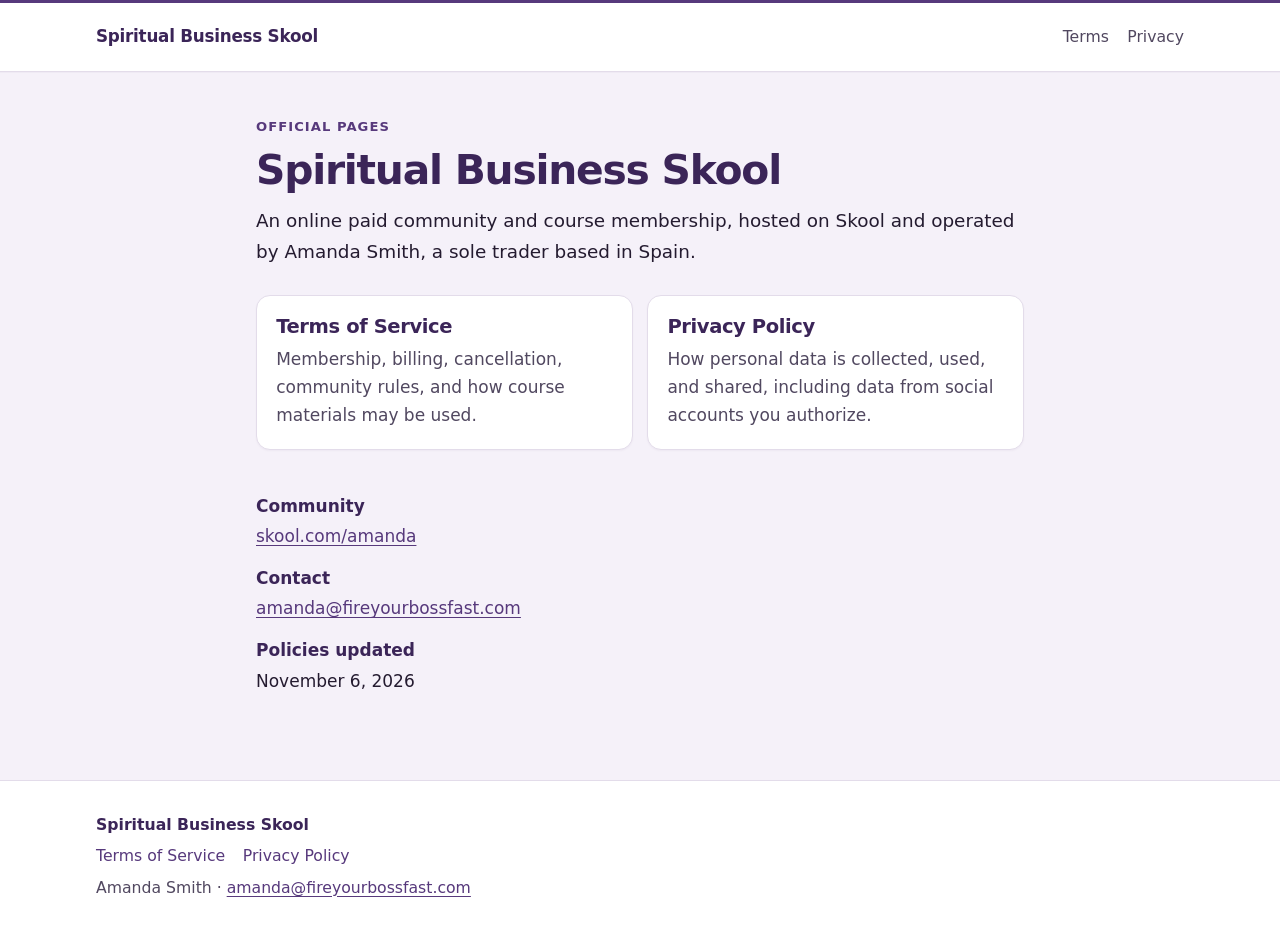
<file: index.html>
<!DOCTYPE html>
<html lang="en">
<head>
  <meta charset="utf-8">
  <meta name="viewport" content="width=device-width, initial-scale=1">
  <meta name="description" content="Terms of Service and Privacy Policy for Spiritual Business Skool, an online membership operated by Amanda Smith.">
  <meta name="theme-color" content="#3b2558">
  <title>Spiritual Business Skool</title>
  <link rel="stylesheet" href="css/styles.css">
</head>
<body>
  <a class="skip" href="#content">Skip to content</a>
  <header class="site-header">
    <div class="header-inner">
      <a class="brand" href="index.html">Spiritual Business Skool</a>
      <nav class="nav" aria-label="Primary">
        <a href="terms-of-service.html">Terms</a>
        <a href="privacy-policy.html">Privacy</a>
      </nav>
    </div>
  </header>

  <main id="content" class="wrap home">
    <p class="eyebrow">Official pages</p>
    <h1>Spiritual Business Skool</h1>
    <p class="lede">An online paid community and course membership, hosted on Skool and operated by Amanda Smith, a sole trader based in Spain.</p>

    <div class="cards">
      <a class="card" href="terms-of-service.html">
        <h2>Terms of Service</h2>
        <p>Membership, billing, cancellation, community rules, and how course materials may be used.</p>
      </a>
      <a class="card" href="privacy-policy.html">
        <h2>Privacy Policy</h2>
        <p>How personal data is collected, used, and shared, including data from social accounts you authorize.</p>
      </a>
    </div>

    <dl class="facts">
      <dt>Community</dt>
      <dd><a href="https://www.skool.com/amanda">skool.com/amanda</a></dd>
      <dt>Contact</dt>
      <dd><a href="mailto:amanda@fireyourbossfast.com">amanda@fireyourbossfast.com</a></dd>
      <dt>Policies updated</dt>
      <dd><time datetime="2026-11-06">November 6, 2026</time></dd>
    </dl>
  </main>

  <footer class="site-footer">
    <div class="footer-inner">
      <p class="footer-brand">Spiritual Business Skool</p>
      <nav class="footer-nav" aria-label="Footer">
        <a href="terms-of-service.html">Terms of Service</a>
        <a href="privacy-policy.html">Privacy Policy</a>
      </nav>
      <p>Amanda Smith · <a href="mailto:amanda@fireyourbossfast.com">amanda@fireyourbossfast.com</a></p>
    </div>
  </footer>
</body>
</html>
</file>
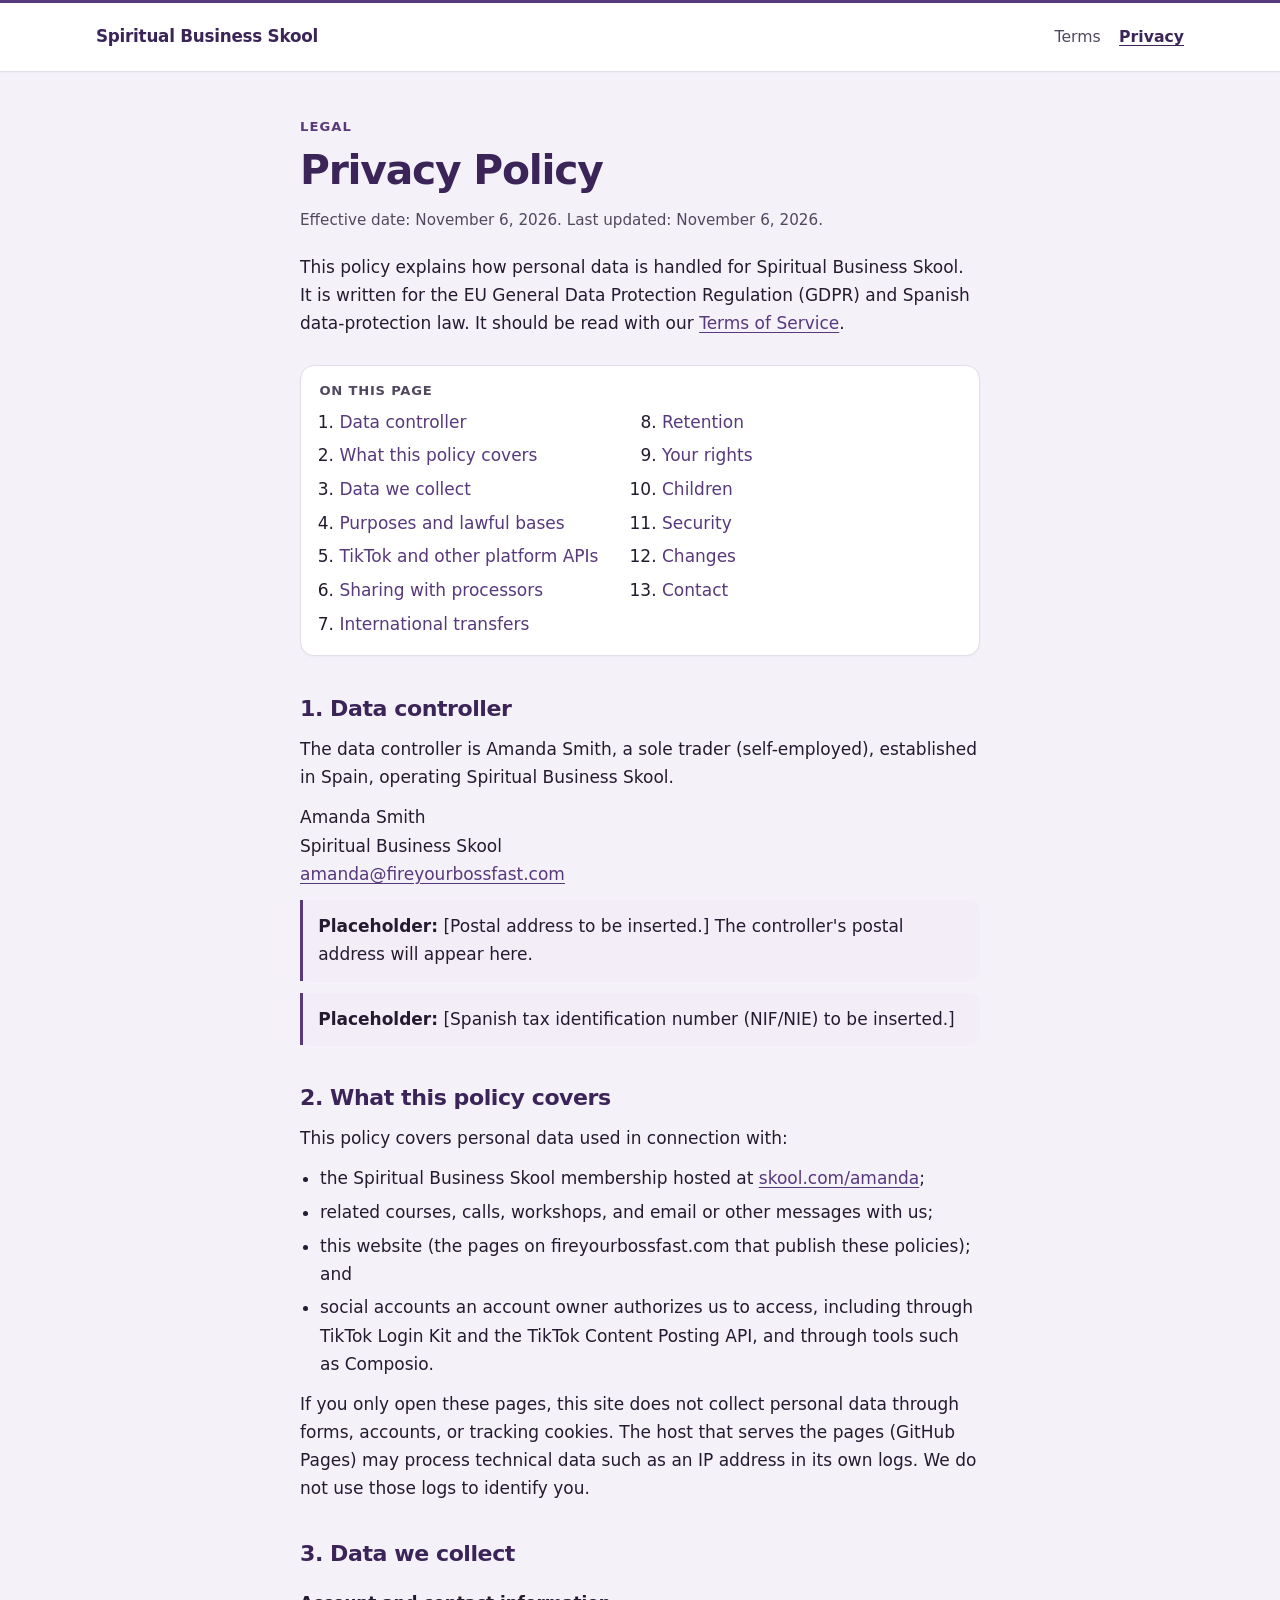
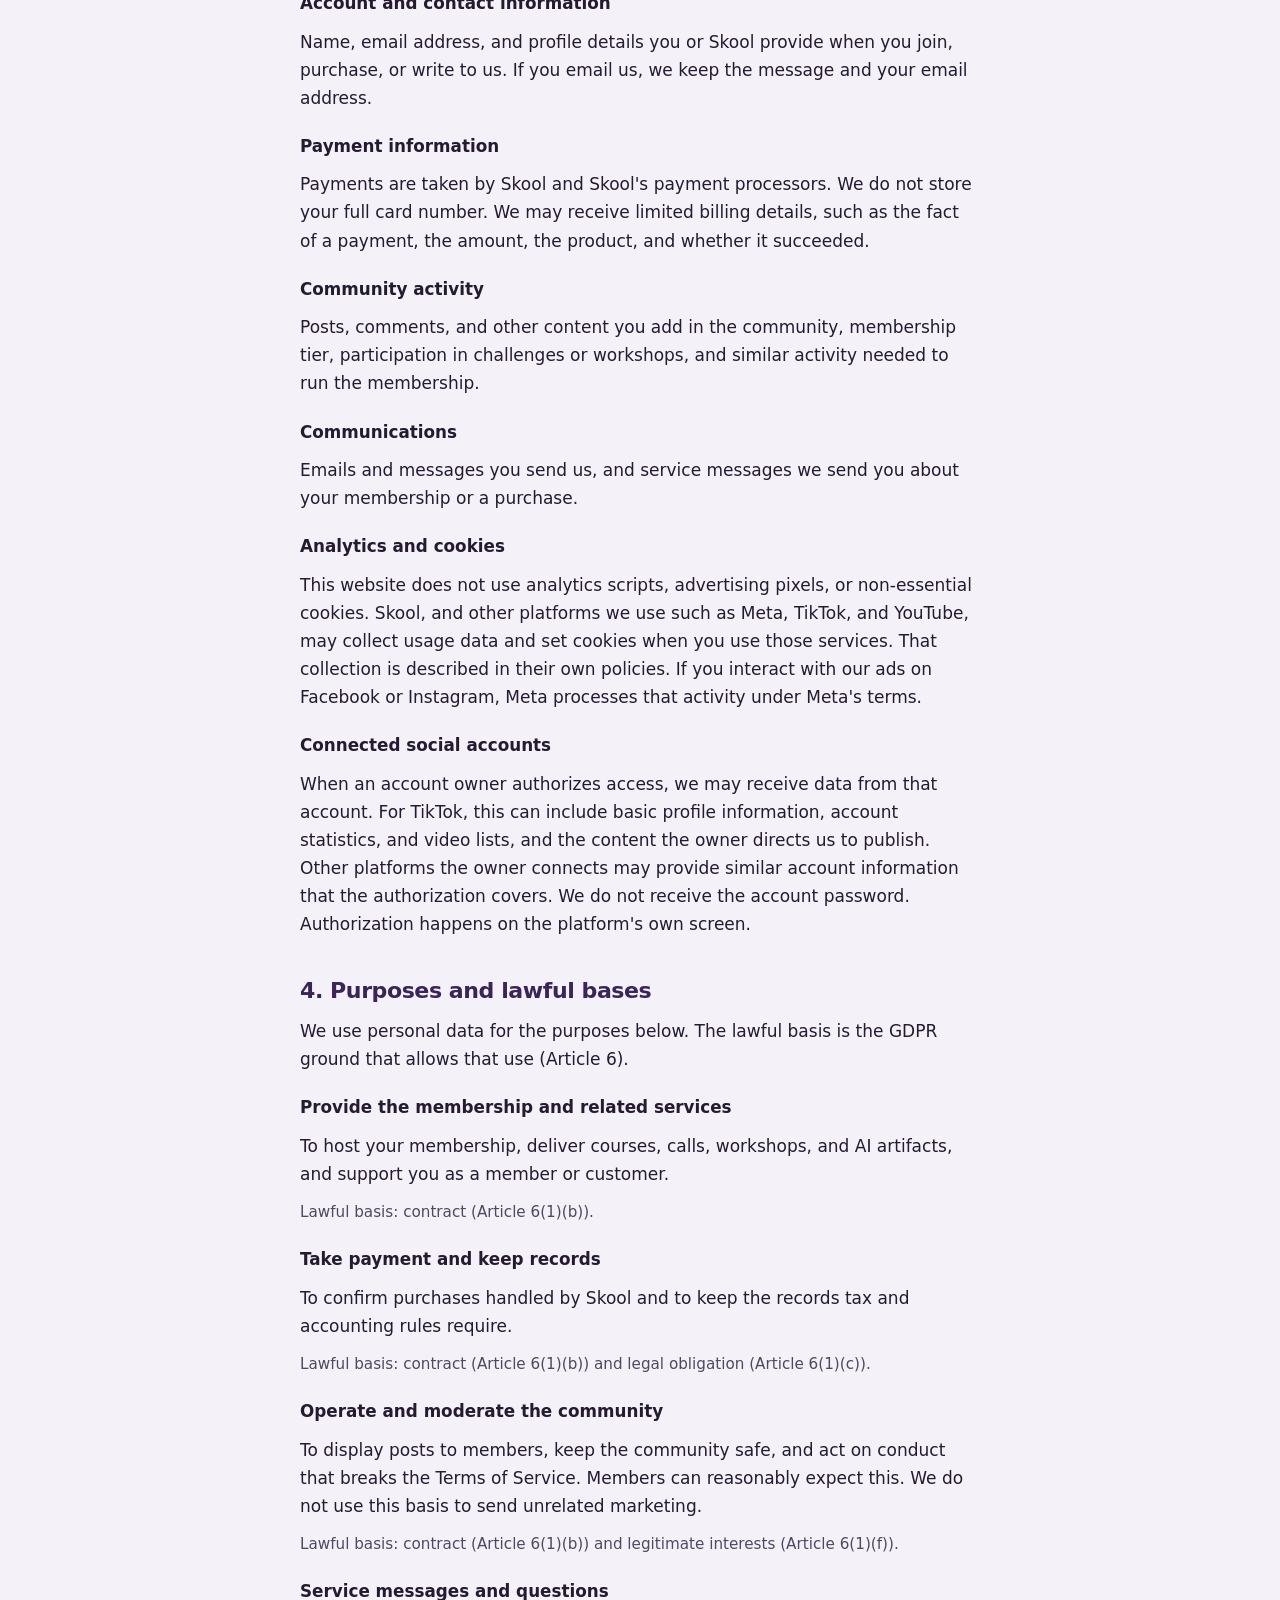
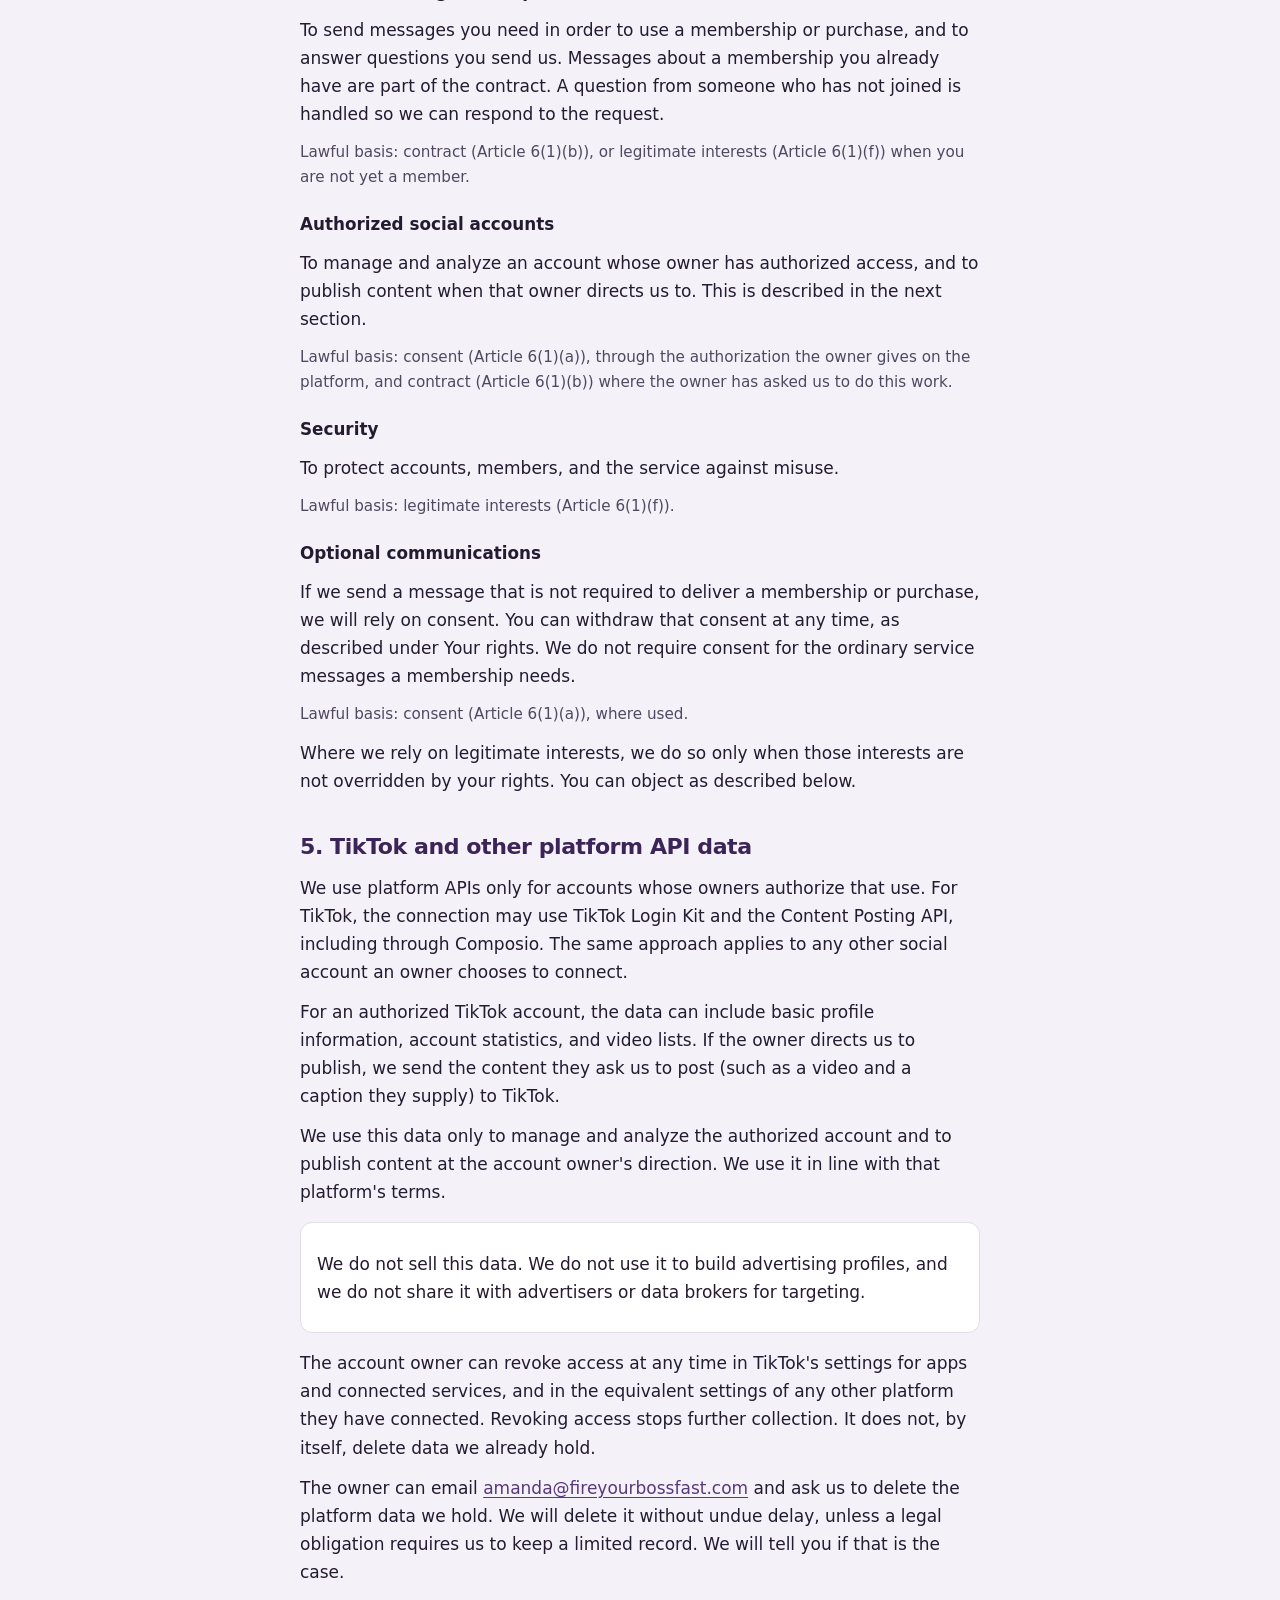
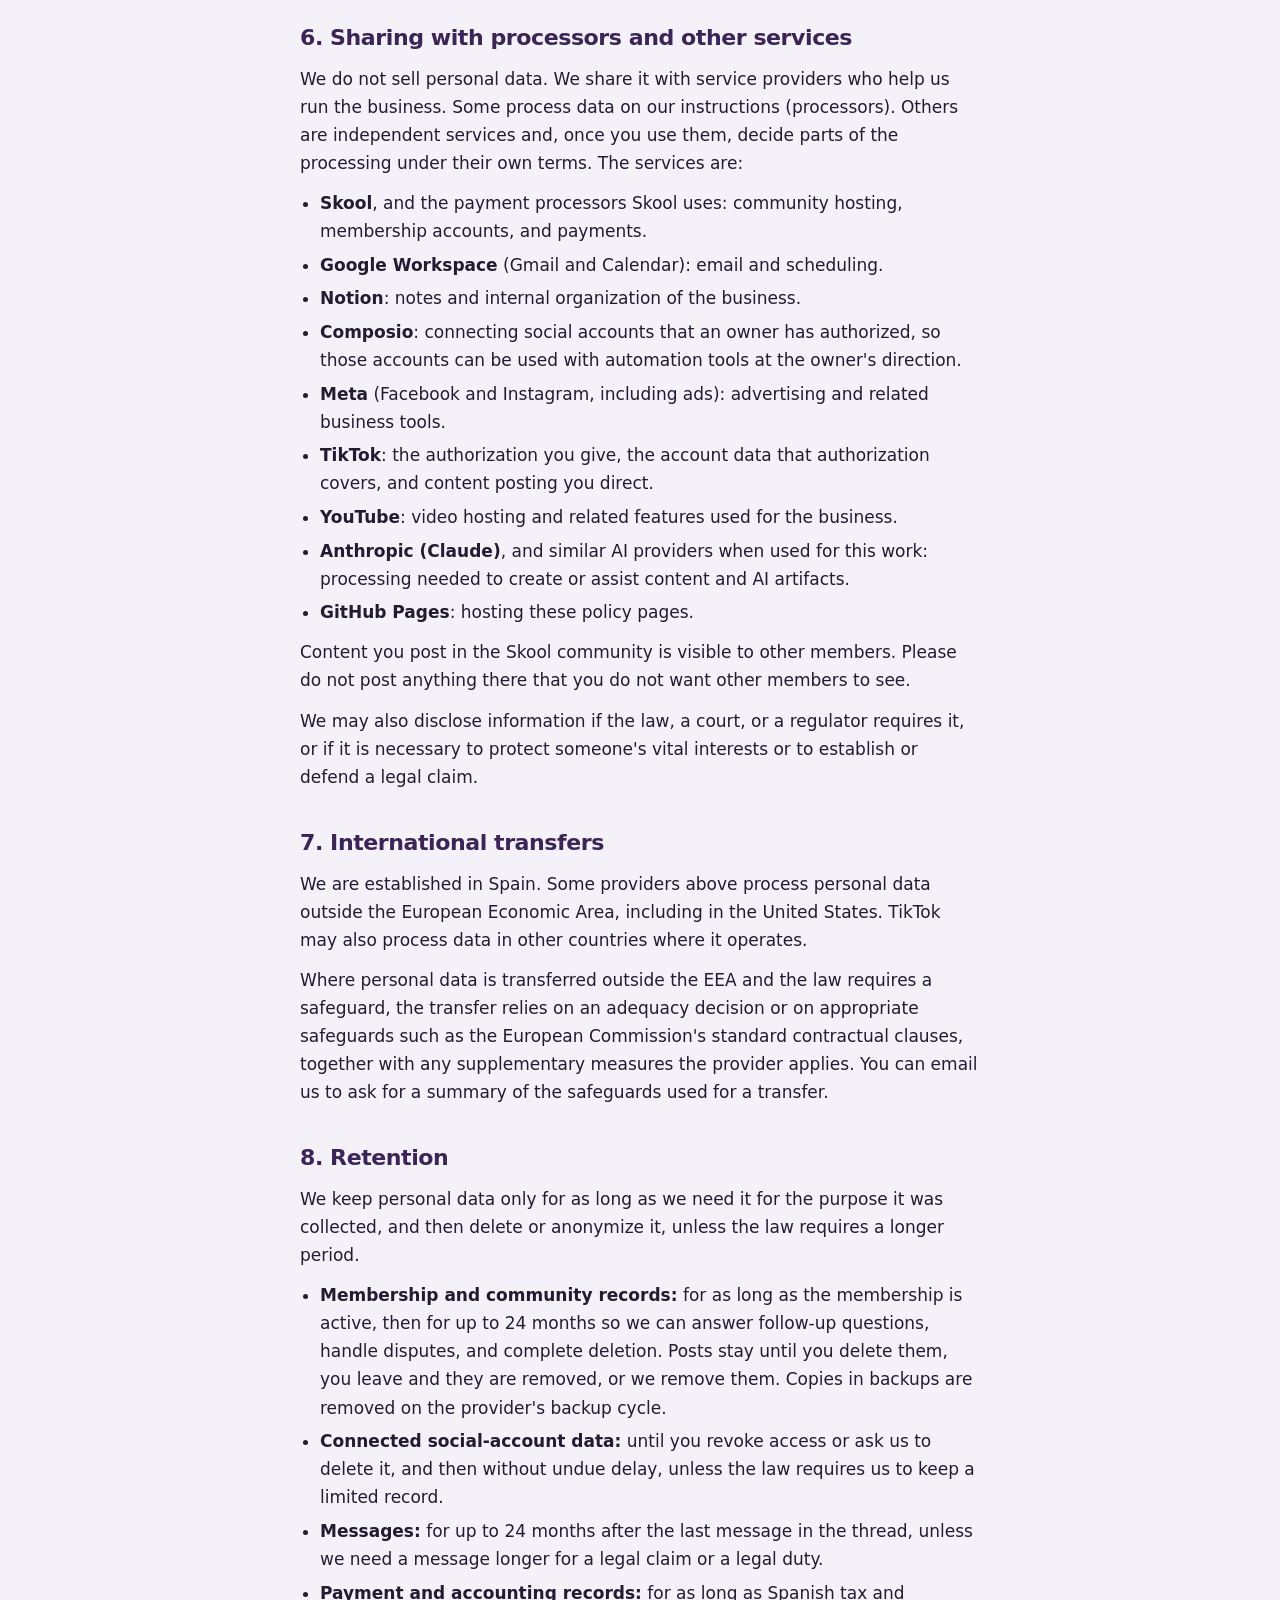
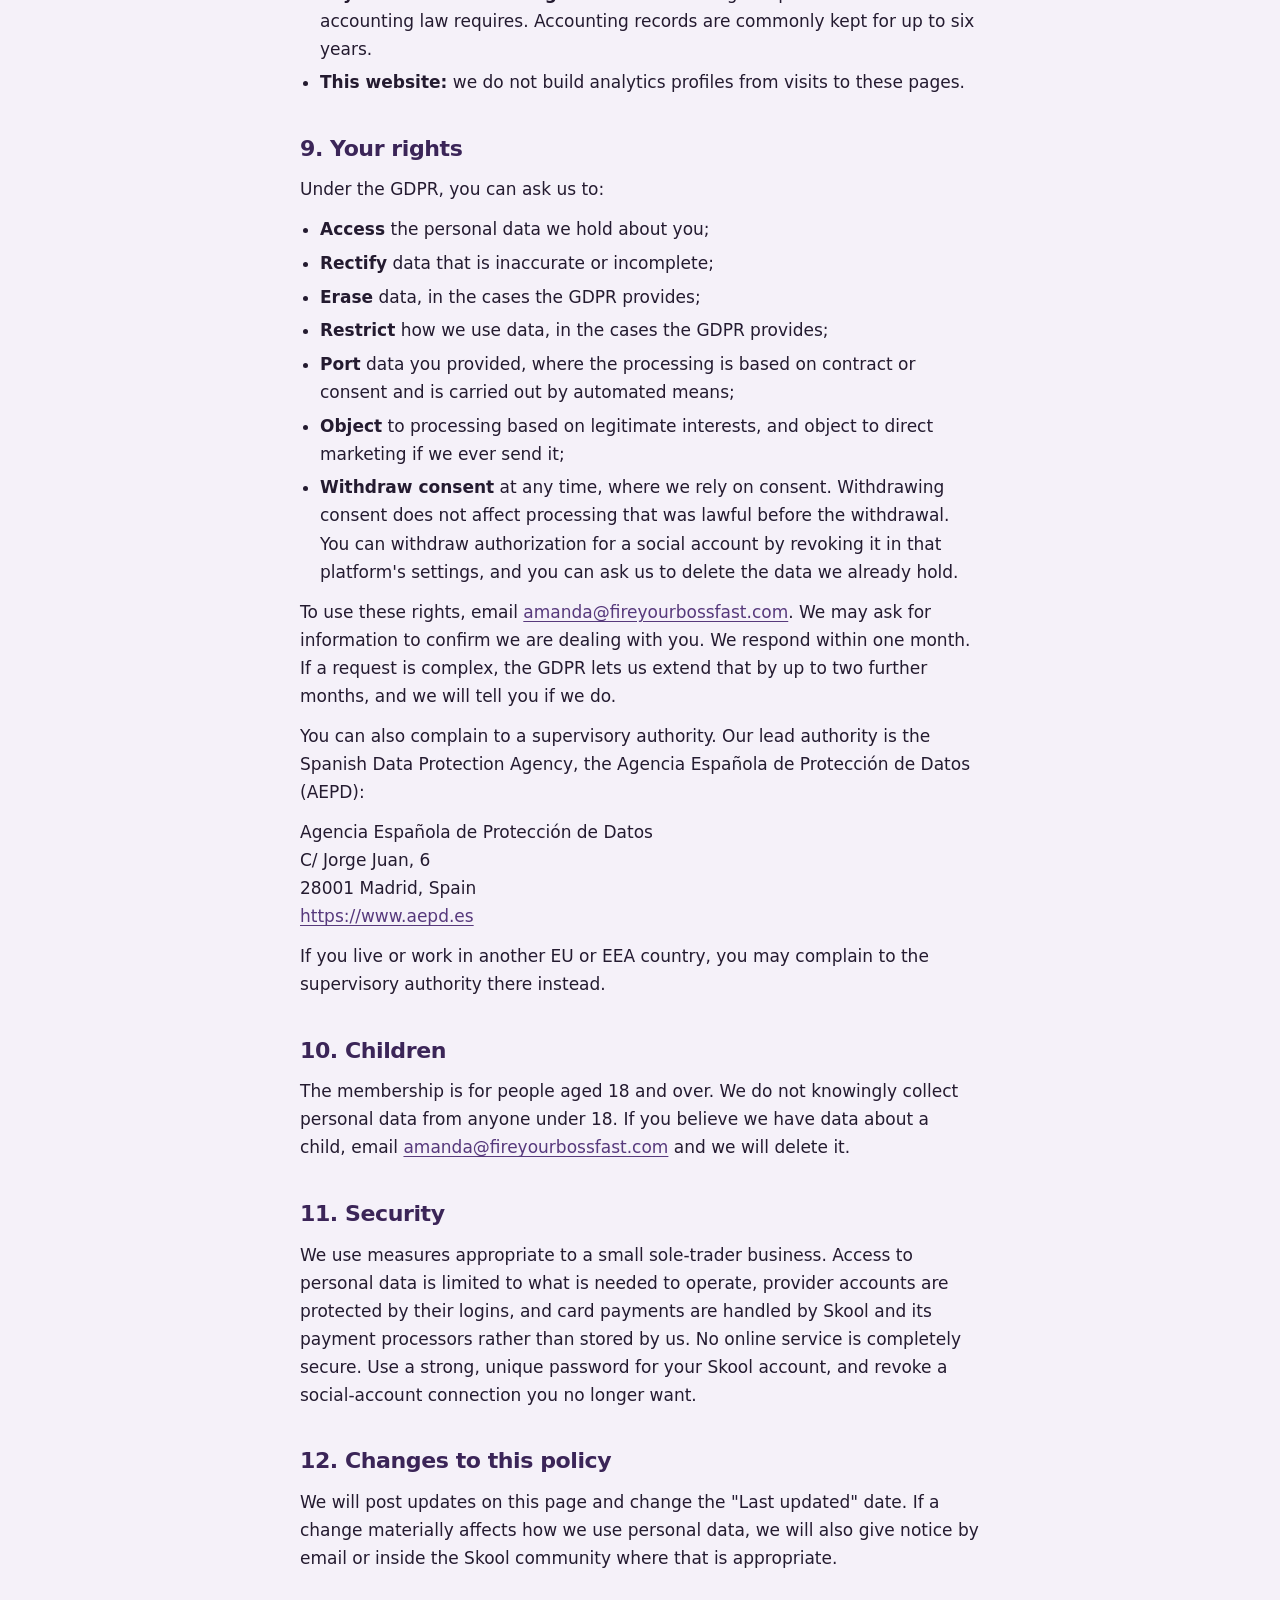
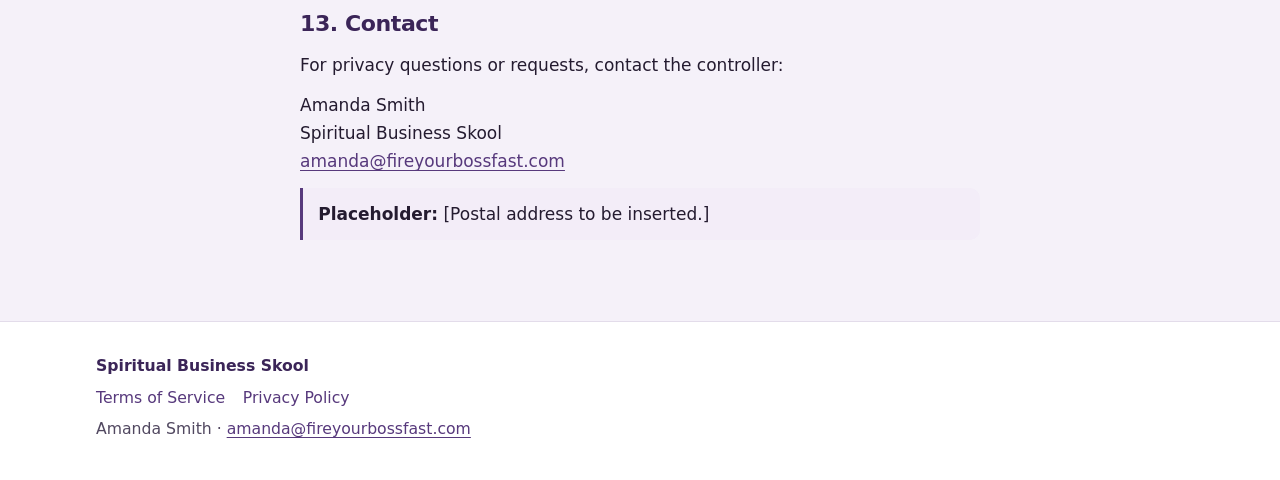
<file: privacy/index.html>
<!DOCTYPE html>
<html lang="en">
<!-- Same document as ../privacy-policy.html. Kept so /privacy serves the full policy on GitHub Pages. -->
<head>
  <meta charset="utf-8">
  <meta name="viewport" content="width=device-width, initial-scale=1">
  <meta name="description" content="Privacy Policy for Spiritual Business Skool. Explains how Amanda Smith handles personal data under the GDPR, including authorized TikTok account data.">
  <meta name="theme-color" content="#3b2558">
  <title>Privacy Policy · Spiritual Business Skool</title>
  <link rel="stylesheet" href="../css/styles.css">
</head>
<body>
  <a class="skip" href="#content">Skip to content</a>
  <header class="site-header">
    <div class="header-inner">
      <a class="brand" href="../index.html">Spiritual Business Skool</a>
      <nav class="nav" aria-label="Primary">
        <a href="../terms-of-service.html">Terms</a>
        <a href="../privacy-policy.html" aria-current="page">Privacy</a>
      </nav>
    </div>
  </header>

  <main id="content" class="wrap">
    <p class="eyebrow">Legal</p>
    <h1>Privacy Policy</h1>
    <p class="meta">Effective date: <time datetime="2026-11-06">November 6, 2026</time>. Last updated: <time datetime="2026-11-06">November 6, 2026</time>.</p>
    <p class="intro">This policy explains how personal data is handled for Spiritual Business Skool. It is written for the EU General Data Protection Regulation (GDPR) and Spanish data-protection law. It should be read with our <a href="../terms-of-service.html">Terms of Service</a>.</p>

    <nav class="toc" aria-label="On this page">
      <h2>On this page</h2>
      <ol>
        <li><a href="#controller">Data controller</a></li>
        <li><a href="#scope">What this policy covers</a></li>
        <li><a href="#data">Data we collect</a></li>
        <li><a href="#purposes">Purposes and lawful bases</a></li>
        <li><a href="#tiktok">TikTok and other platform APIs</a></li>
        <li><a href="#sharing">Sharing with processors</a></li>
        <li><a href="#transfers">International transfers</a></li>
        <li><a href="#retention">Retention</a></li>
        <li><a href="#rights">Your rights</a></li>
        <li><a href="#children">Children</a></li>
        <li><a href="#security">Security</a></li>
        <li><a href="#changes">Changes</a></li>
        <li><a href="#contact">Contact</a></li>
      </ol>
    </nav>

    <section id="controller">
      <h2>1. Data controller</h2>
      <p>The data controller is Amanda Smith, a sole trader (self-employed), established in Spain, operating Spiritual Business Skool.</p>
      <address>
        Amanda Smith<br>
        Spiritual Business Skool<br>
        <a href="mailto:amanda@fireyourbossfast.com">amanda@fireyourbossfast.com</a>
      </address>
      <p class="placeholder"><strong>Placeholder:</strong> [Postal address to be inserted.] The controller's postal address will appear here.</p>
      <p class="placeholder"><strong>Placeholder:</strong> [Spanish tax identification number (NIF/NIE) to be inserted.]</p>
    </section>

    <section id="scope">
      <h2>2. What this policy covers</h2>
      <p>This policy covers personal data used in connection with:</p>
      <ul>
        <li>the Spiritual Business Skool membership hosted at <a href="https://www.skool.com/amanda">skool.com/amanda</a>;</li>
        <li>related courses, calls, workshops, and email or other messages with us;</li>
        <li>this website (the pages on fireyourbossfast.com that publish these policies); and</li>
        <li>social accounts an account owner authorizes us to access, including through TikTok Login Kit and the TikTok Content Posting API, and through tools such as Composio.</li>
      </ul>
      <p>If you only open these pages, this site does not collect personal data through forms, accounts, or tracking cookies. The host that serves the pages (GitHub Pages) may process technical data such as an IP address in its own logs. We do not use those logs to identify you.</p>
    </section>

    <section id="data">
      <h2>3. Data we collect</h2>
      <h3>Account and contact information</h3>
      <p>Name, email address, and profile details you or Skool provide when you join, purchase, or write to us. If you email us, we keep the message and your email address.</p>
      <h3>Payment information</h3>
      <p>Payments are taken by Skool and Skool's payment processors. We do not store your full card number. We may receive limited billing details, such as the fact of a payment, the amount, the product, and whether it succeeded.</p>
      <h3>Community activity</h3>
      <p>Posts, comments, and other content you add in the community, membership tier, participation in challenges or workshops, and similar activity needed to run the membership.</p>
      <h3>Communications</h3>
      <p>Emails and messages you send us, and service messages we send you about your membership or a purchase.</p>
      <h3>Analytics and cookies</h3>
      <p>This website does not use analytics scripts, advertising pixels, or non-essential cookies. Skool, and other platforms we use such as Meta, TikTok, and YouTube, may collect usage data and set cookies when you use those services. That collection is described in their own policies. If you interact with our ads on Facebook or Instagram, Meta processes that activity under Meta's terms.</p>
      <h3>Connected social accounts</h3>
      <p>When an account owner authorizes access, we may receive data from that account. For TikTok, this can include basic profile information, account statistics, and video lists, and the content the owner directs us to publish. Other platforms the owner connects may provide similar account information that the authorization covers. We do not receive the account password. Authorization happens on the platform's own screen.</p>
    </section>

    <section id="purposes">
      <h2>4. Purposes and lawful bases</h2>
      <p>We use personal data for the purposes below. The lawful basis is the GDPR ground that allows that use (Article 6).</p>

      <h3>Provide the membership and related services</h3>
      <p>To host your membership, deliver courses, calls, workshops, and AI artifacts, and support you as a member or customer.</p>
      <p class="basis">Lawful basis: contract (Article 6(1)(b)).</p>

      <h3>Take payment and keep records</h3>
      <p>To confirm purchases handled by Skool and to keep the records tax and accounting rules require.</p>
      <p class="basis">Lawful basis: contract (Article 6(1)(b)) and legal obligation (Article 6(1)(c)).</p>

      <h3>Operate and moderate the community</h3>
      <p>To display posts to members, keep the community safe, and act on conduct that breaks the Terms of Service. Members can reasonably expect this. We do not use this basis to send unrelated marketing.</p>
      <p class="basis">Lawful basis: contract (Article 6(1)(b)) and legitimate interests (Article 6(1)(f)).</p>

      <h3>Service messages and questions</h3>
      <p>To send messages you need in order to use a membership or purchase, and to answer questions you send us. Messages about a membership you already have are part of the contract. A question from someone who has not joined is handled so we can respond to the request.</p>
      <p class="basis">Lawful basis: contract (Article 6(1)(b)), or legitimate interests (Article 6(1)(f)) when you are not yet a member.</p>

      <h3>Authorized social accounts</h3>
      <p>To manage and analyze an account whose owner has authorized access, and to publish content when that owner directs us to. This is described in the next section.</p>
      <p class="basis">Lawful basis: consent (Article 6(1)(a)), through the authorization the owner gives on the platform, and contract (Article 6(1)(b)) where the owner has asked us to do this work.</p>

      <h3>Security</h3>
      <p>To protect accounts, members, and the service against misuse.</p>
      <p class="basis">Lawful basis: legitimate interests (Article 6(1)(f)).</p>

      <h3>Optional communications</h3>
      <p>If we send a message that is not required to deliver a membership or purchase, we will rely on consent. You can withdraw that consent at any time, as described under Your rights. We do not require consent for the ordinary service messages a membership needs.</p>
      <p class="basis">Lawful basis: consent (Article 6(1)(a)), where used.</p>

      <p>Where we rely on legitimate interests, we do so only when those interests are not overridden by your rights. You can object as described below.</p>
    </section>

    <section id="tiktok">
      <h2>5. TikTok and other platform API data</h2>
      <p>We use platform APIs only for accounts whose owners authorize that use. For TikTok, the connection may use TikTok Login Kit and the Content Posting API, including through Composio. The same approach applies to any other social account an owner chooses to connect.</p>
      <p>For an authorized TikTok account, the data can include basic profile information, account statistics, and video lists. If the owner directs us to publish, we send the content they ask us to post (such as a video and a caption they supply) to TikTok.</p>
      <p>We use this data only to manage and analyze the authorized account and to publish content at the account owner's direction. We use it in line with that platform's terms.</p>
      <div class="note">
        <p>We do not sell this data. We do not use it to build advertising profiles, and we do not share it with advertisers or data brokers for targeting.</p>
      </div>
      <p>The account owner can revoke access at any time in TikTok's settings for apps and connected services, and in the equivalent settings of any other platform they have connected. Revoking access stops further collection. It does not, by itself, delete data we already hold.</p>
      <p>The owner can email <a href="mailto:amanda@fireyourbossfast.com">amanda@fireyourbossfast.com</a> and ask us to delete the platform data we hold. We will delete it without undue delay, unless a legal obligation requires us to keep a limited record. We will tell you if that is the case.</p>
    </section>

    <section id="sharing">
      <h2>6. Sharing with processors and other services</h2>
      <p>We do not sell personal data. We share it with service providers who help us run the business. Some process data on our instructions (processors). Others are independent services and, once you use them, decide parts of the processing under their own terms. The services are:</p>
      <ul>
        <li><strong>Skool</strong>, and the payment processors Skool uses: community hosting, membership accounts, and payments.</li>
        <li><strong>Google Workspace</strong> (Gmail and Calendar): email and scheduling.</li>
        <li><strong>Notion</strong>: notes and internal organization of the business.</li>
        <li><strong>Composio</strong>: connecting social accounts that an owner has authorized, so those accounts can be used with automation tools at the owner's direction.</li>
        <li><strong>Meta</strong> (Facebook and Instagram, including ads): advertising and related business tools.</li>
        <li><strong>TikTok</strong>: the authorization you give, the account data that authorization covers, and content posting you direct.</li>
        <li><strong>YouTube</strong>: video hosting and related features used for the business.</li>
        <li><strong>Anthropic (Claude)</strong>, and similar AI providers when used for this work: processing needed to create or assist content and AI artifacts.</li>
        <li><strong>GitHub Pages</strong>: hosting these policy pages.</li>
      </ul>
      <p>Content you post in the Skool community is visible to other members. Please do not post anything there that you do not want other members to see.</p>
      <p>We may also disclose information if the law, a court, or a regulator requires it, or if it is necessary to protect someone's vital interests or to establish or defend a legal claim.</p>
    </section>

    <section id="transfers">
      <h2>7. International transfers</h2>
      <p>We are established in Spain. Some providers above process personal data outside the European Economic Area, including in the United States. TikTok may also process data in other countries where it operates.</p>
      <p>Where personal data is transferred outside the EEA and the law requires a safeguard, the transfer relies on an adequacy decision or on appropriate safeguards such as the European Commission's standard contractual clauses, together with any supplementary measures the provider applies. You can email us to ask for a summary of the safeguards used for a transfer.</p>
    </section>

    <section id="retention">
      <h2>8. Retention</h2>
      <p>We keep personal data only for as long as we need it for the purpose it was collected, and then delete or anonymize it, unless the law requires a longer period.</p>
      <ul>
        <li><strong>Membership and community records:</strong> for as long as the membership is active, then for up to 24 months so we can answer follow-up questions, handle disputes, and complete deletion. Posts stay until you delete them, you leave and they are removed, or we remove them. Copies in backups are removed on the provider's backup cycle.</li>
        <li><strong>Connected social-account data:</strong> until you revoke access or ask us to delete it, and then without undue delay, unless the law requires us to keep a limited record.</li>
        <li><strong>Messages:</strong> for up to 24 months after the last message in the thread, unless we need a message longer for a legal claim or a legal duty.</li>
        <li><strong>Payment and accounting records:</strong> for as long as Spanish tax and accounting law requires. Accounting records are commonly kept for up to six years.</li>
        <li><strong>This website:</strong> we do not build analytics profiles from visits to these pages.</li>
      </ul>
    </section>

    <section id="rights">
      <h2>9. Your rights</h2>
      <p>Under the GDPR, you can ask us to:</p>
      <ul>
        <li><strong>Access</strong> the personal data we hold about you;</li>
        <li><strong>Rectify</strong> data that is inaccurate or incomplete;</li>
        <li><strong>Erase</strong> data, in the cases the GDPR provides;</li>
        <li><strong>Restrict</strong> how we use data, in the cases the GDPR provides;</li>
        <li><strong>Port</strong> data you provided, where the processing is based on contract or consent and is carried out by automated means;</li>
        <li><strong>Object</strong> to processing based on legitimate interests, and object to direct marketing if we ever send it;</li>
        <li><strong>Withdraw consent</strong> at any time, where we rely on consent. Withdrawing consent does not affect processing that was lawful before the withdrawal. You can withdraw authorization for a social account by revoking it in that platform's settings, and you can ask us to delete the data we already hold.</li>
      </ul>
      <p>To use these rights, email <a href="mailto:amanda@fireyourbossfast.com">amanda@fireyourbossfast.com</a>. We may ask for information to confirm we are dealing with you. We respond within one month. If a request is complex, the GDPR lets us extend that by up to two further months, and we will tell you if we do.</p>
      <p>You can also complain to a supervisory authority. Our lead authority is the Spanish Data Protection Agency, the Agencia Española de Protección de Datos (AEPD):</p>
      <address>
        Agencia Española de Protección de Datos<br>
        C/ Jorge Juan, 6<br>
        28001 Madrid, Spain<br>
        <a href="https://www.aepd.es">https://www.aepd.es</a>
      </address>
      <p>If you live or work in another EU or EEA country, you may complain to the supervisory authority there instead.</p>
    </section>

    <section id="children">
      <h2>10. Children</h2>
      <p>The membership is for people aged 18 and over. We do not knowingly collect personal data from anyone under 18. If you believe we have data about a child, email <a href="mailto:amanda@fireyourbossfast.com">amanda@fireyourbossfast.com</a> and we will delete it.</p>
    </section>

    <section id="security">
      <h2>11. Security</h2>
      <p>We use measures appropriate to a small sole-trader business. Access to personal data is limited to what is needed to operate, provider accounts are protected by their logins, and card payments are handled by Skool and its payment processors rather than stored by us. No online service is completely secure. Use a strong, unique password for your Skool account, and revoke a social-account connection you no longer want.</p>
    </section>

    <section id="changes">
      <h2>12. Changes to this policy</h2>
      <p>We will post updates on this page and change the "Last updated" date. If a change materially affects how we use personal data, we will also give notice by email or inside the Skool community where that is appropriate.</p>
    </section>

    <section id="contact">
      <h2>13. Contact</h2>
      <p>For privacy questions or requests, contact the controller:</p>
      <address>
        Amanda Smith<br>
        Spiritual Business Skool<br>
        <a href="mailto:amanda@fireyourbossfast.com">amanda@fireyourbossfast.com</a>
      </address>
      <p class="placeholder"><strong>Placeholder:</strong> [Postal address to be inserted.]</p>
    </section>
  </main>

  <footer class="site-footer">
    <div class="footer-inner">
      <p class="footer-brand">Spiritual Business Skool</p>
      <nav class="footer-nav" aria-label="Footer">
        <a href="../terms-of-service.html">Terms of Service</a>
        <a href="../privacy-policy.html" aria-current="page">Privacy Policy</a>
      </nav>
      <p>Amanda Smith · <a href="mailto:amanda@fireyourbossfast.com">amanda@fireyourbossfast.com</a></p>
    </div>
  </footer>
</body>
</html>
</file>
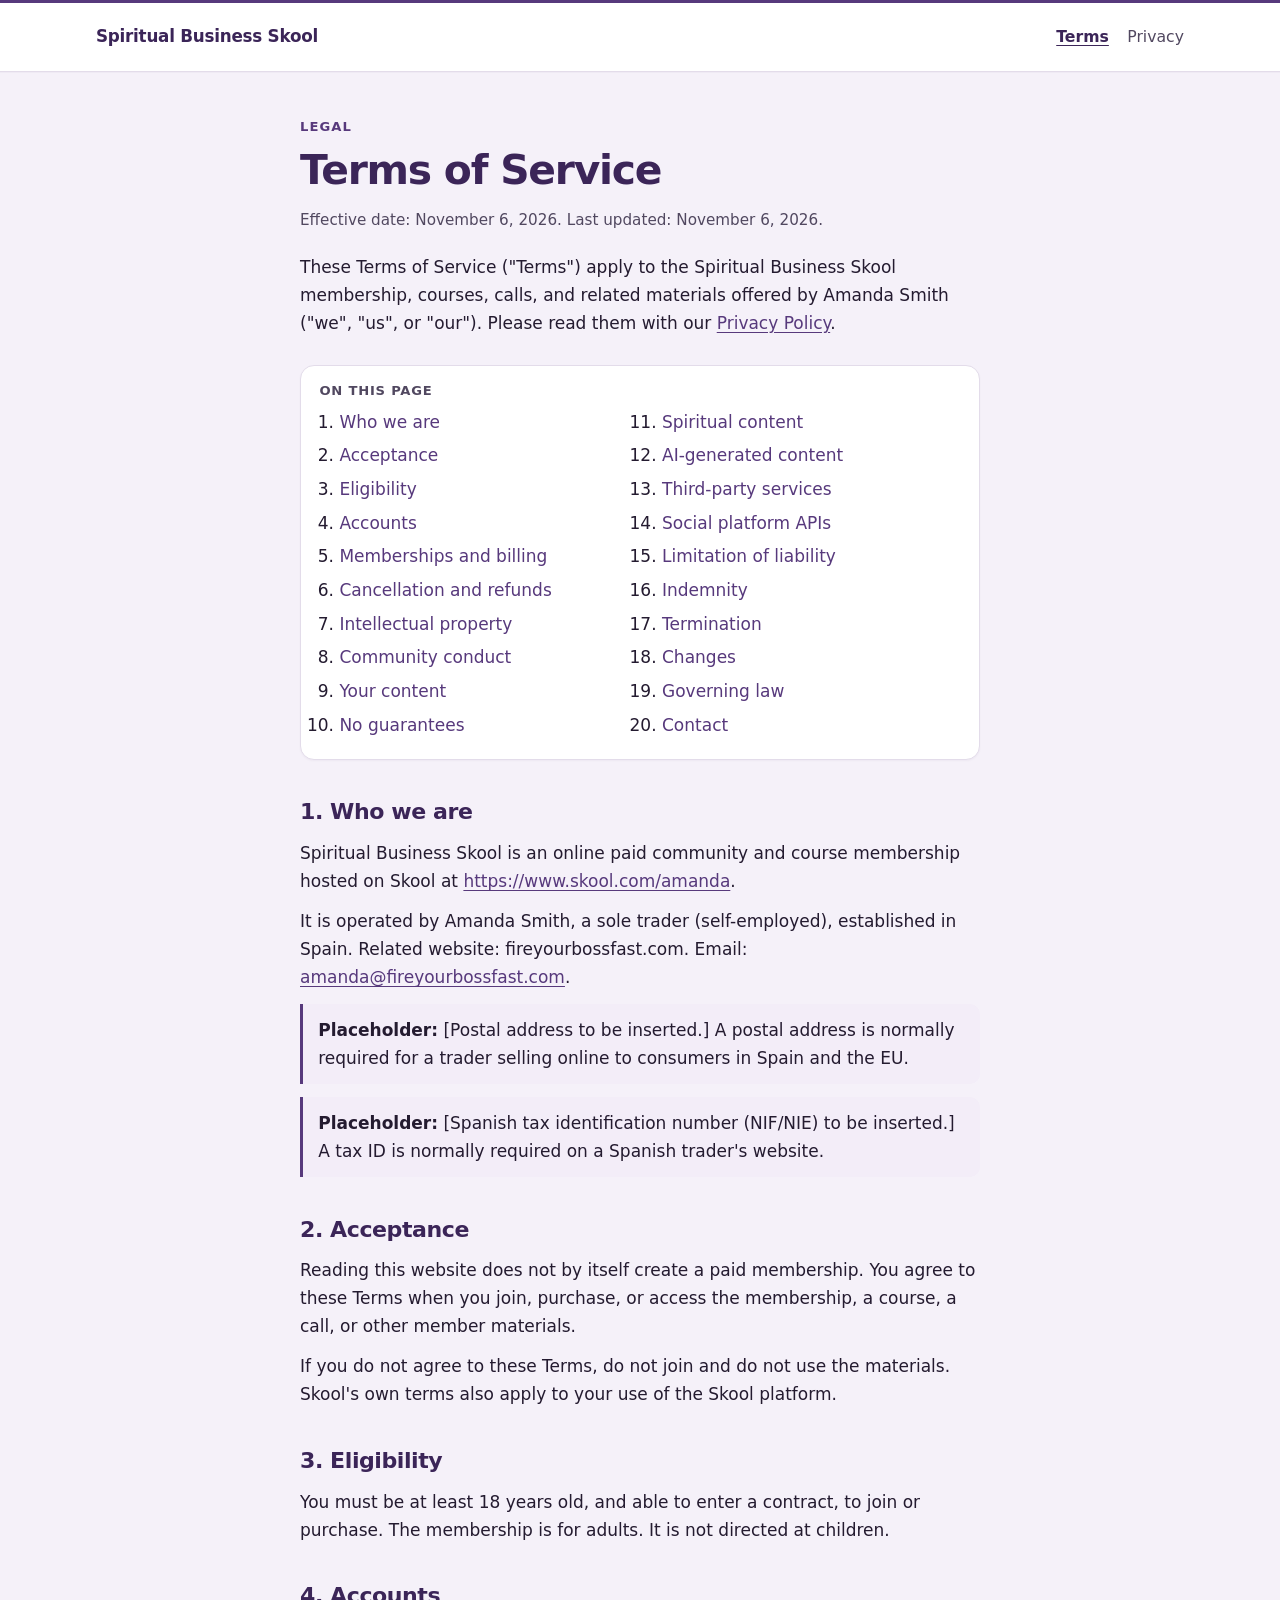
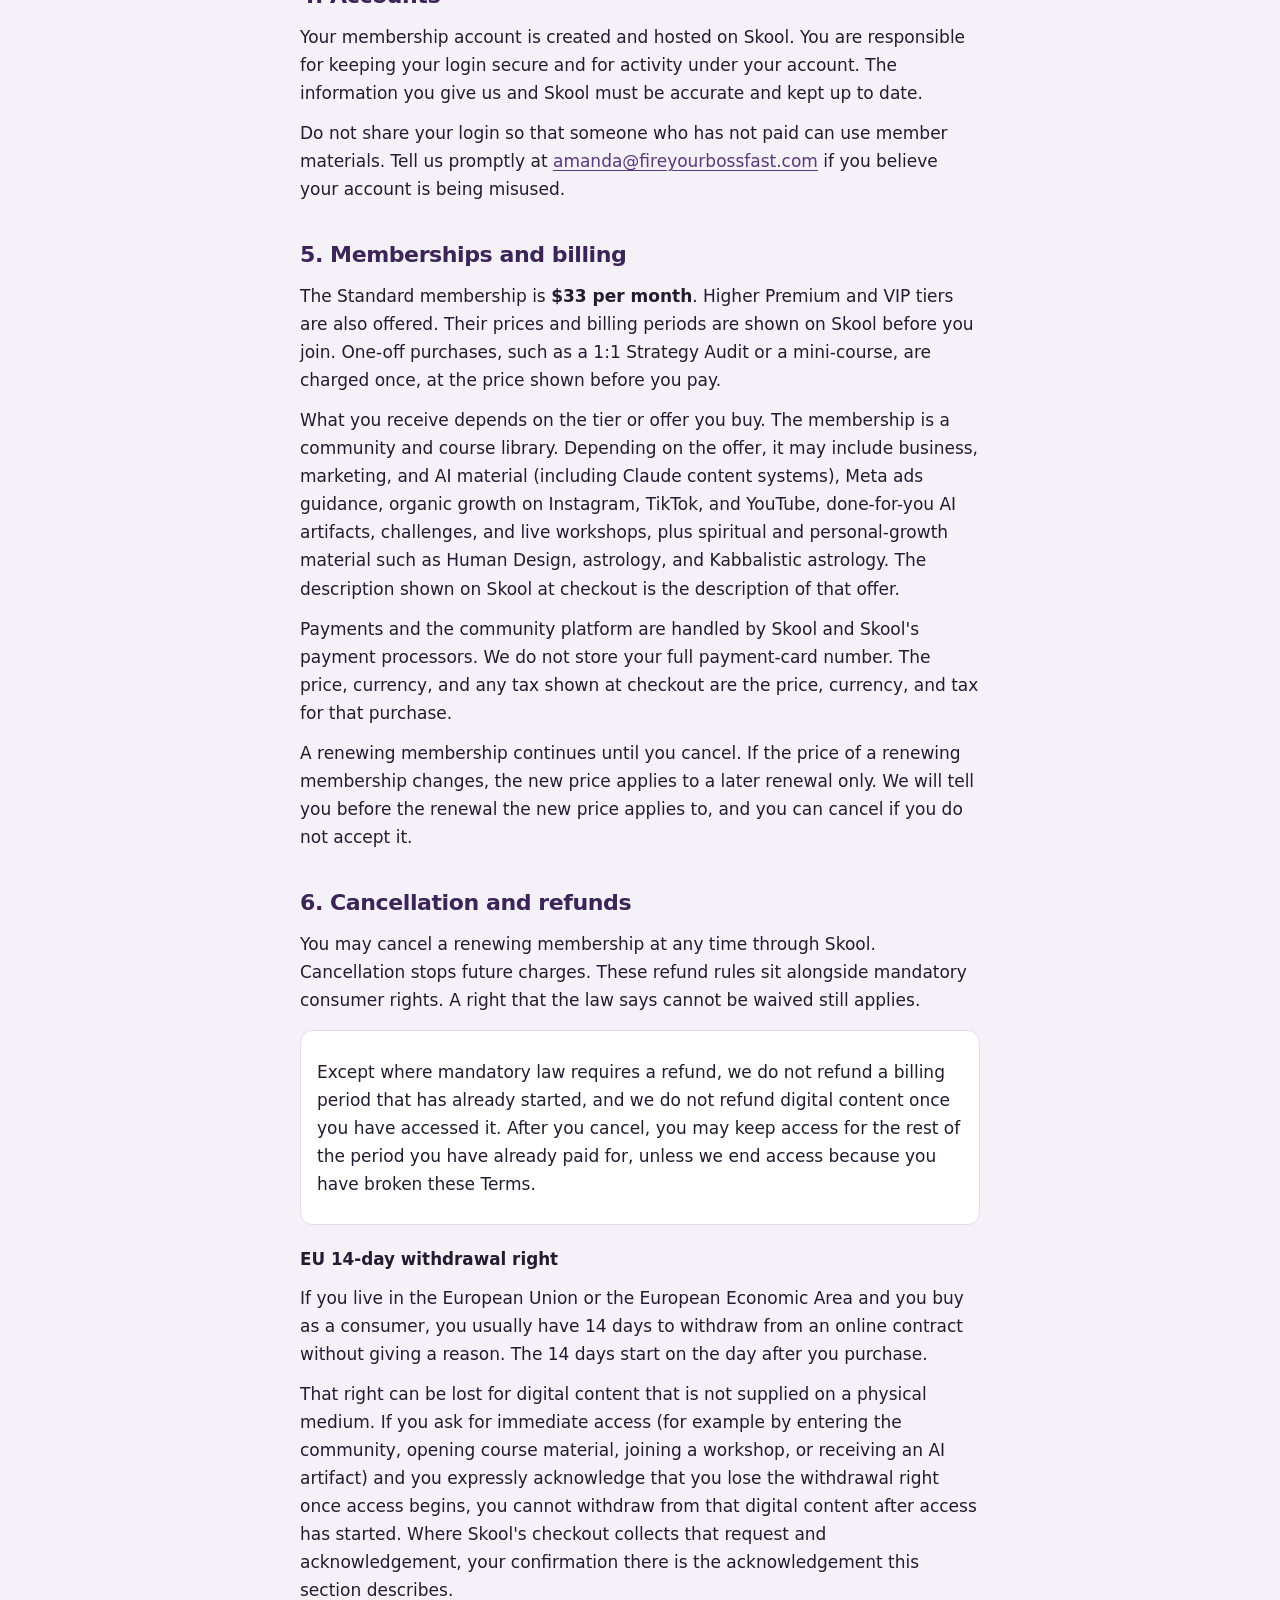
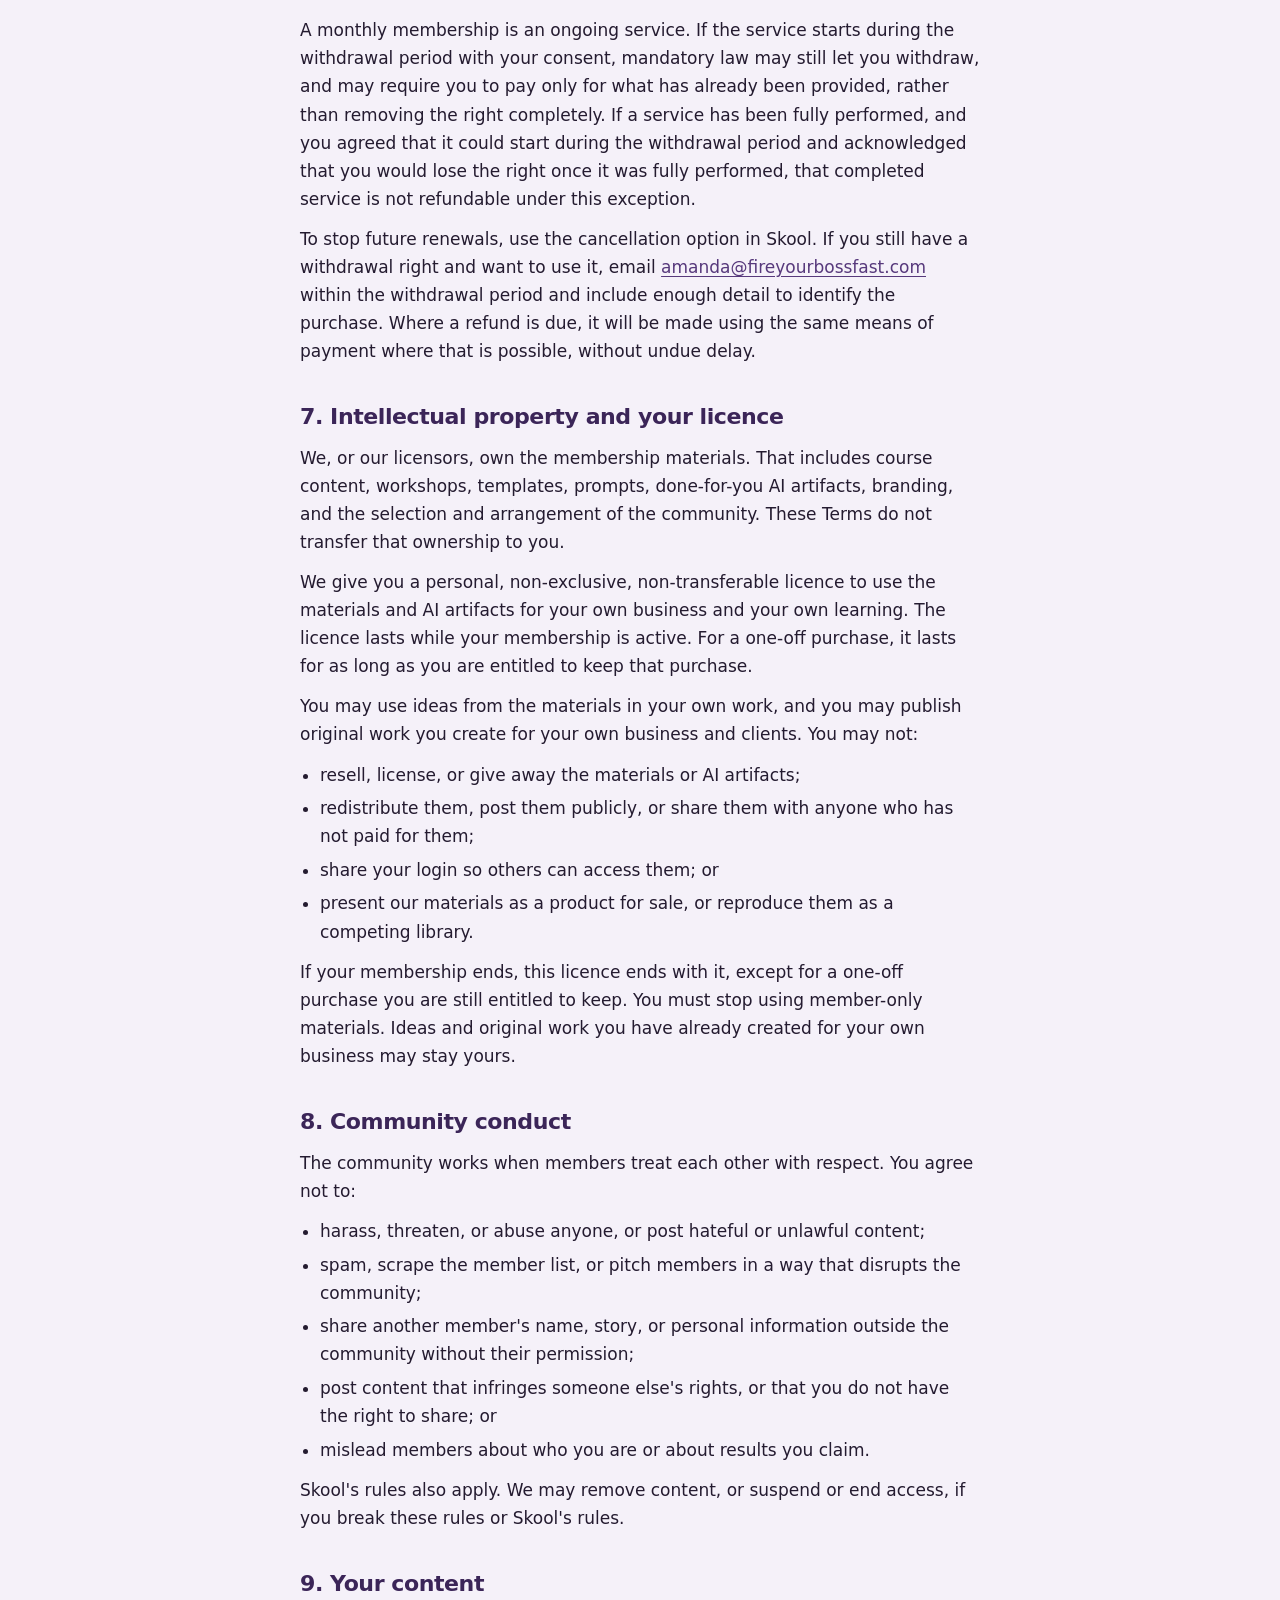
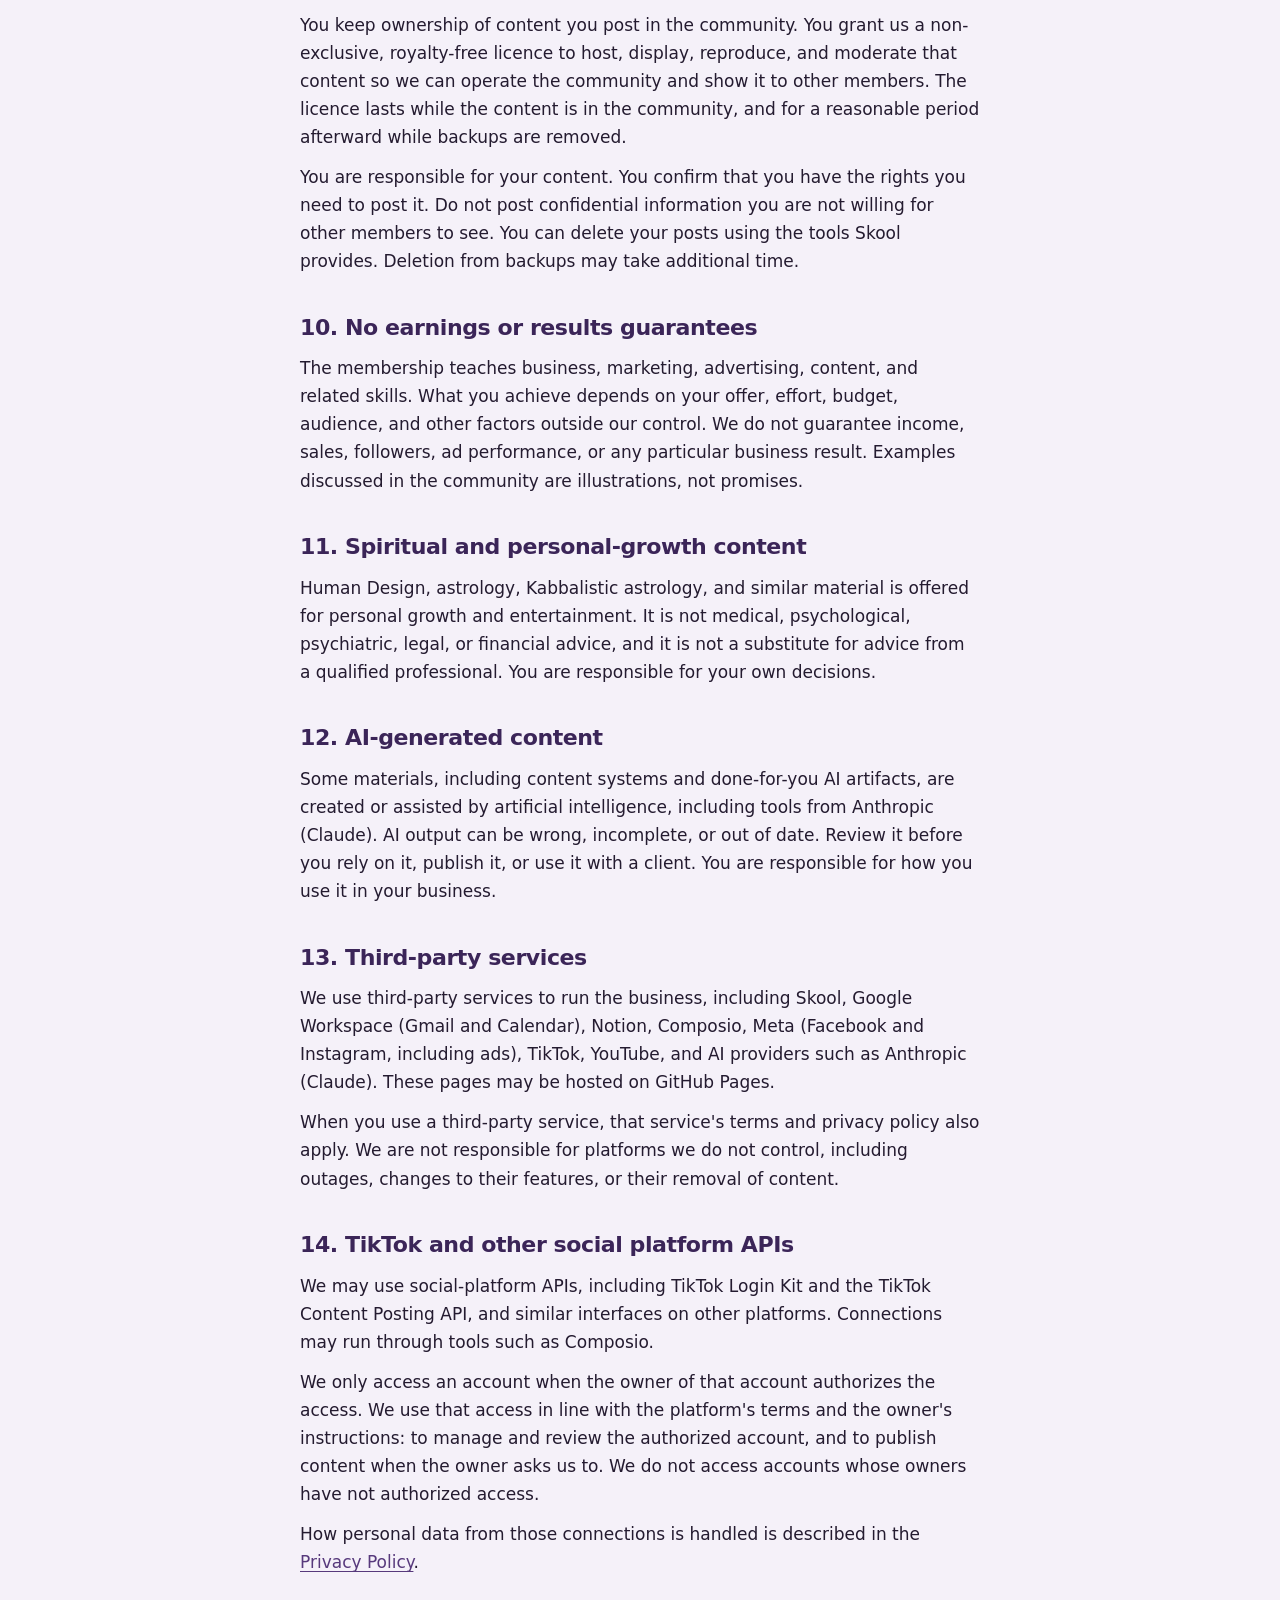
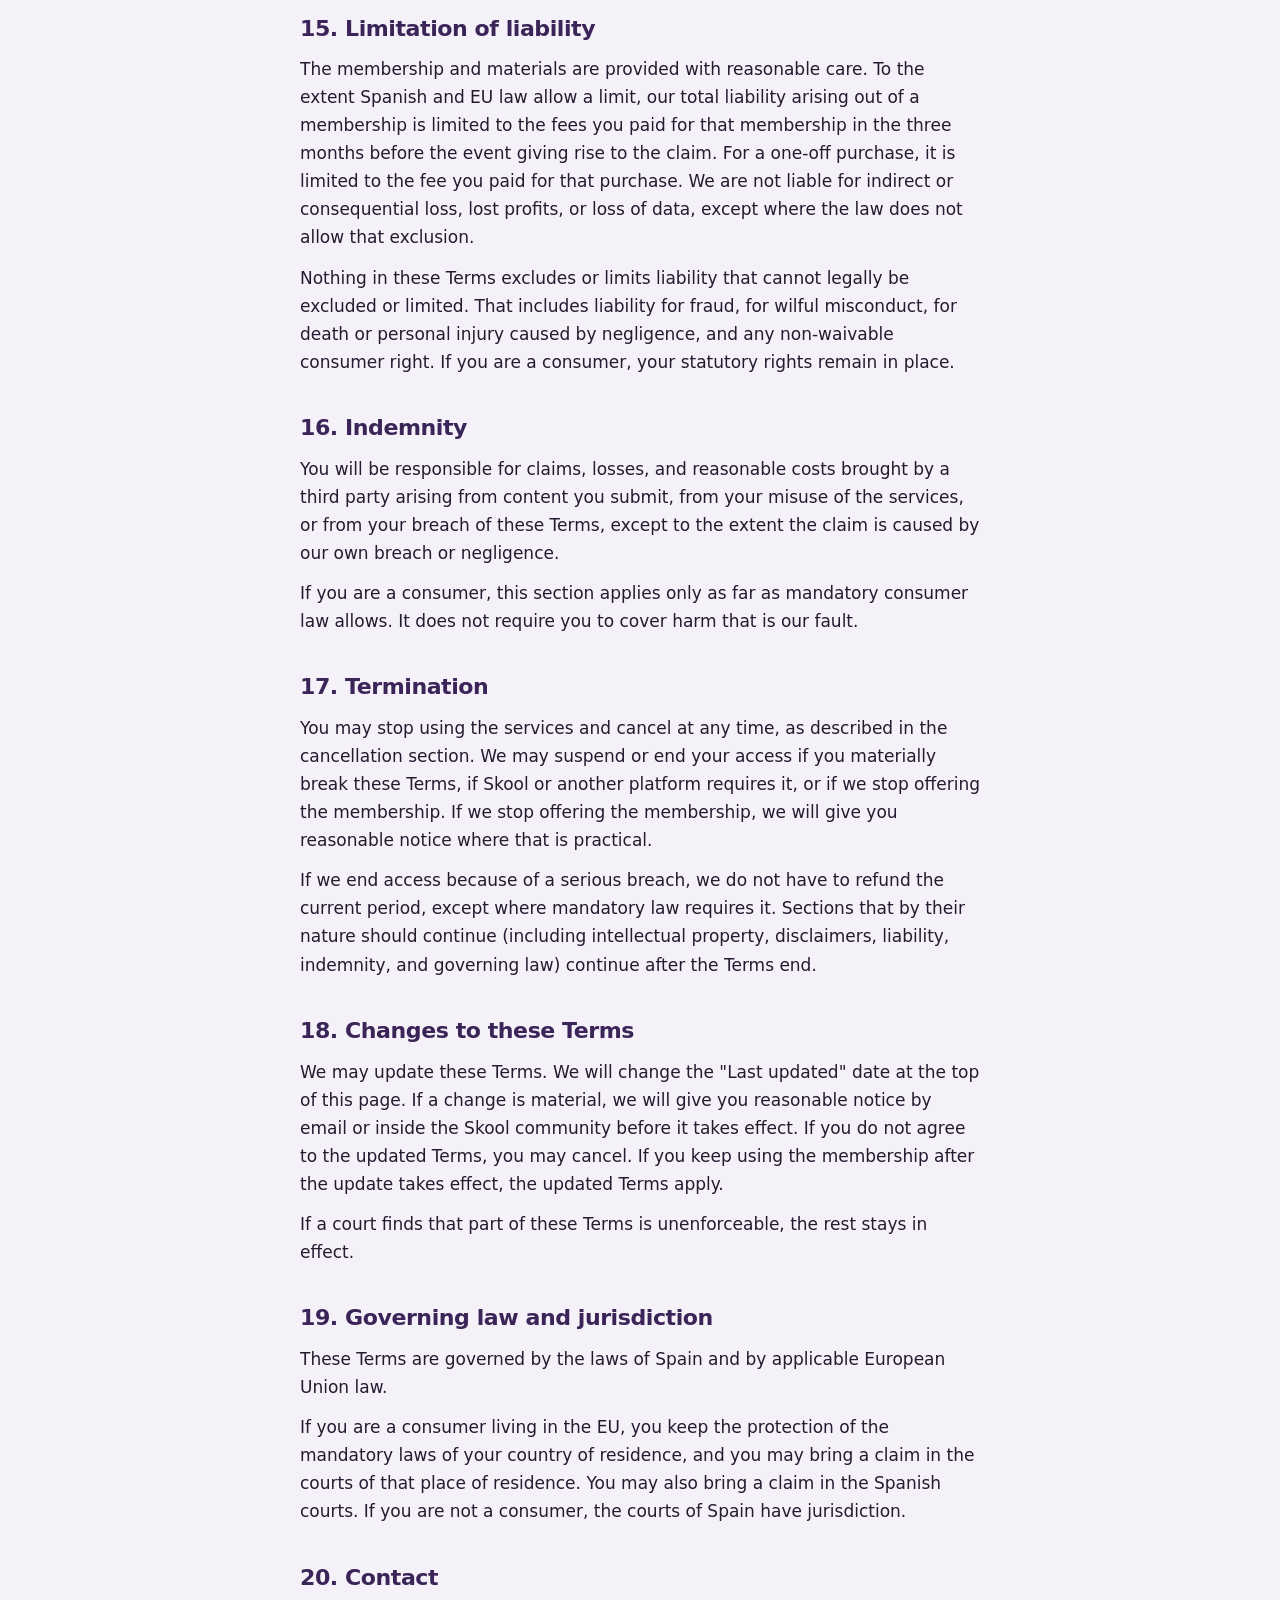
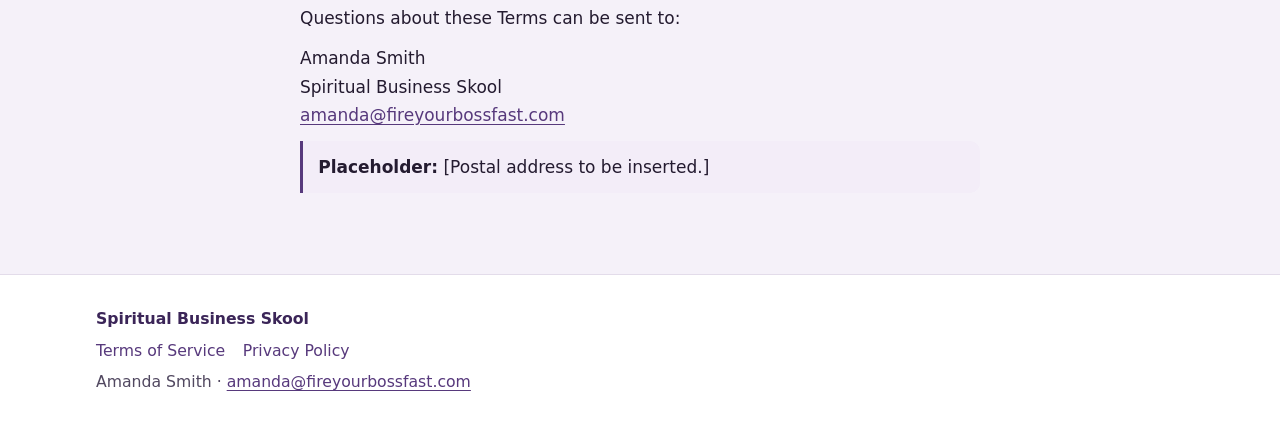
<file: terms/index.html>
<!DOCTYPE html>
<html lang="en">
<!-- Same document as ../terms-of-service.html. Kept so /terms serves the full policy on GitHub Pages. -->
<head>
  <meta charset="utf-8">
  <meta name="viewport" content="width=device-width, initial-scale=1">
  <meta name="description" content="Terms of Service for Spiritual Business Skool, the online membership operated by Amanda Smith.">
  <meta name="theme-color" content="#3b2558">
  <title>Terms of Service · Spiritual Business Skool</title>
  <link rel="stylesheet" href="../css/styles.css">
</head>
<body>
  <a class="skip" href="#content">Skip to content</a>
  <header class="site-header">
    <div class="header-inner">
      <a class="brand" href="../index.html">Spiritual Business Skool</a>
      <nav class="nav" aria-label="Primary">
        <a href="../terms-of-service.html" aria-current="page">Terms</a>
        <a href="../privacy-policy.html">Privacy</a>
      </nav>
    </div>
  </header>

  <main id="content" class="wrap">
    <p class="eyebrow">Legal</p>
    <h1>Terms of Service</h1>
    <p class="meta">Effective date: <time datetime="2026-11-06">November 6, 2026</time>. Last updated: <time datetime="2026-11-06">November 6, 2026</time>.</p>
    <p class="intro">These Terms of Service ("Terms") apply to the Spiritual Business Skool membership, courses, calls, and related materials offered by Amanda Smith ("we", "us", or "our"). Please read them with our <a href="../privacy-policy.html">Privacy Policy</a>.</p>

    <nav class="toc" aria-label="On this page">
      <h2>On this page</h2>
      <ol>
        <li><a href="#who-we-are">Who we are</a></li>
        <li><a href="#acceptance">Acceptance</a></li>
        <li><a href="#eligibility">Eligibility</a></li>
        <li><a href="#accounts">Accounts</a></li>
        <li><a href="#billing">Memberships and billing</a></li>
        <li><a href="#cancellation">Cancellation and refunds</a></li>
        <li><a href="#intellectual-property">Intellectual property</a></li>
        <li><a href="#conduct">Community conduct</a></li>
        <li><a href="#user-content">Your content</a></li>
        <li><a href="#no-guarantees">No guarantees</a></li>
        <li><a href="#spiritual">Spiritual content</a></li>
        <li><a href="#ai">AI-generated content</a></li>
        <li><a href="#third-parties">Third-party services</a></li>
        <li><a href="#apis">Social platform APIs</a></li>
        <li><a href="#liability">Limitation of liability</a></li>
        <li><a href="#indemnity">Indemnity</a></li>
        <li><a href="#termination">Termination</a></li>
        <li><a href="#changes">Changes</a></li>
        <li><a href="#law">Governing law</a></li>
        <li><a href="#contact">Contact</a></li>
      </ol>
    </nav>

    <section id="who-we-are">
      <h2>1. Who we are</h2>
      <p>Spiritual Business Skool is an online paid community and course membership hosted on Skool at <a href="https://www.skool.com/amanda">https://www.skool.com/amanda</a>.</p>
      <p>It is operated by Amanda Smith, a sole trader (self-employed), established in Spain. Related website: fireyourbossfast.com. Email: <a href="mailto:amanda@fireyourbossfast.com">amanda@fireyourbossfast.com</a>.</p>
      <p class="placeholder"><strong>Placeholder:</strong> [Postal address to be inserted.] A postal address is normally required for a trader selling online to consumers in Spain and the EU.</p>
      <p class="placeholder"><strong>Placeholder:</strong> [Spanish tax identification number (NIF/NIE) to be inserted.] A tax ID is normally required on a Spanish trader's website.</p>
    </section>

    <section id="acceptance">
      <h2>2. Acceptance</h2>
      <p>Reading this website does not by itself create a paid membership. You agree to these Terms when you join, purchase, or access the membership, a course, a call, or other member materials.</p>
      <p>If you do not agree to these Terms, do not join and do not use the materials. Skool's own terms also apply to your use of the Skool platform.</p>
    </section>

    <section id="eligibility">
      <h2>3. Eligibility</h2>
      <p>You must be at least 18 years old, and able to enter a contract, to join or purchase. The membership is for adults. It is not directed at children.</p>
    </section>

    <section id="accounts">
      <h2>4. Accounts</h2>
      <p>Your membership account is created and hosted on Skool. You are responsible for keeping your login secure and for activity under your account. The information you give us and Skool must be accurate and kept up to date.</p>
      <p>Do not share your login so that someone who has not paid can use member materials. Tell us promptly at <a href="mailto:amanda@fireyourbossfast.com">amanda@fireyourbossfast.com</a> if you believe your account is being misused.</p>
    </section>

    <section id="billing">
      <h2>5. Memberships and billing</h2>
      <p>The Standard membership is <strong>$33 per month</strong>. Higher Premium and VIP tiers are also offered. Their prices and billing periods are shown on Skool before you join. One-off purchases, such as a 1:1 Strategy Audit or a mini-course, are charged once, at the price shown before you pay.</p>
      <p>What you receive depends on the tier or offer you buy. The membership is a community and course library. Depending on the offer, it may include business, marketing, and AI material (including Claude content systems), Meta ads guidance, organic growth on Instagram, TikTok, and YouTube, done-for-you AI artifacts, challenges, and live workshops, plus spiritual and personal-growth material such as Human Design, astrology, and Kabbalistic astrology. The description shown on Skool at checkout is the description of that offer.</p>
      <p>Payments and the community platform are handled by Skool and Skool's payment processors. We do not store your full payment-card number. The price, currency, and any tax shown at checkout are the price, currency, and tax for that purchase.</p>
      <p>A renewing membership continues until you cancel. If the price of a renewing membership changes, the new price applies to a later renewal only. We will tell you before the renewal the new price applies to, and you can cancel if you do not accept it.</p>
    </section>

    <section id="cancellation">
      <h2>6. Cancellation and refunds</h2>
      <p>You may cancel a renewing membership at any time through Skool. Cancellation stops future charges. These refund rules sit alongside mandatory consumer rights. A right that the law says cannot be waived still applies.</p>
      <div class="note">
        <p>Except where mandatory law requires a refund, we do not refund a billing period that has already started, and we do not refund digital content once you have accessed it. After you cancel, you may keep access for the rest of the period you have already paid for, unless we end access because you have broken these Terms.</p>
      </div>
      <h3>EU 14-day withdrawal right</h3>
      <p>If you live in the European Union or the European Economic Area and you buy as a consumer, you usually have 14 days to withdraw from an online contract without giving a reason. The 14 days start on the day after you purchase.</p>
      <p>That right can be lost for digital content that is not supplied on a physical medium. If you ask for immediate access (for example by entering the community, opening course material, joining a workshop, or receiving an AI artifact) and you expressly acknowledge that you lose the withdrawal right once access begins, you cannot withdraw from that digital content after access has started. Where Skool's checkout collects that request and acknowledgement, your confirmation there is the acknowledgement this section describes.</p>
      <p>A monthly membership is an ongoing service. If the service starts during the withdrawal period with your consent, mandatory law may still let you withdraw, and may require you to pay only for what has already been provided, rather than removing the right completely. If a service has been fully performed, and you agreed that it could start during the withdrawal period and acknowledged that you would lose the right once it was fully performed, that completed service is not refundable under this exception.</p>
      <p>To stop future renewals, use the cancellation option in Skool. If you still have a withdrawal right and want to use it, email <a href="mailto:amanda@fireyourbossfast.com">amanda@fireyourbossfast.com</a> within the withdrawal period and include enough detail to identify the purchase. Where a refund is due, it will be made using the same means of payment where that is possible, without undue delay.</p>
    </section>

    <section id="intellectual-property">
      <h2>7. Intellectual property and your licence</h2>
      <p>We, or our licensors, own the membership materials. That includes course content, workshops, templates, prompts, done-for-you AI artifacts, branding, and the selection and arrangement of the community. These Terms do not transfer that ownership to you.</p>
      <p>We give you a personal, non-exclusive, non-transferable licence to use the materials and AI artifacts for your own business and your own learning. The licence lasts while your membership is active. For a one-off purchase, it lasts for as long as you are entitled to keep that purchase.</p>
      <p>You may use ideas from the materials in your own work, and you may publish original work you create for your own business and clients. You may not:</p>
      <ul>
        <li>resell, license, or give away the materials or AI artifacts;</li>
        <li>redistribute them, post them publicly, or share them with anyone who has not paid for them;</li>
        <li>share your login so others can access them; or</li>
        <li>present our materials as a product for sale, or reproduce them as a competing library.</li>
      </ul>
      <p>If your membership ends, this licence ends with it, except for a one-off purchase you are still entitled to keep. You must stop using member-only materials. Ideas and original work you have already created for your own business may stay yours.</p>
    </section>

    <section id="conduct">
      <h2>8. Community conduct</h2>
      <p>The community works when members treat each other with respect. You agree not to:</p>
      <ul>
        <li>harass, threaten, or abuse anyone, or post hateful or unlawful content;</li>
        <li>spam, scrape the member list, or pitch members in a way that disrupts the community;</li>
        <li>share another member's name, story, or personal information outside the community without their permission;</li>
        <li>post content that infringes someone else's rights, or that you do not have the right to share; or</li>
        <li>mislead members about who you are or about results you claim.</li>
      </ul>
      <p>Skool's rules also apply. We may remove content, or suspend or end access, if you break these rules or Skool's rules.</p>
    </section>

    <section id="user-content">
      <h2>9. Your content</h2>
      <p>You keep ownership of content you post in the community. You grant us a non-exclusive, royalty-free licence to host, display, reproduce, and moderate that content so we can operate the community and show it to other members. The licence lasts while the content is in the community, and for a reasonable period afterward while backups are removed.</p>
      <p>You are responsible for your content. You confirm that you have the rights you need to post it. Do not post confidential information you are not willing for other members to see. You can delete your posts using the tools Skool provides. Deletion from backups may take additional time.</p>
    </section>

    <section id="no-guarantees">
      <h2>10. No earnings or results guarantees</h2>
      <p>The membership teaches business, marketing, advertising, content, and related skills. What you achieve depends on your offer, effort, budget, audience, and other factors outside our control. We do not guarantee income, sales, followers, ad performance, or any particular business result. Examples discussed in the community are illustrations, not promises.</p>
    </section>

    <section id="spiritual">
      <h2>11. Spiritual and personal-growth content</h2>
      <p>Human Design, astrology, Kabbalistic astrology, and similar material is offered for personal growth and entertainment. It is not medical, psychological, psychiatric, legal, or financial advice, and it is not a substitute for advice from a qualified professional. You are responsible for your own decisions.</p>
    </section>

    <section id="ai">
      <h2>12. AI-generated content</h2>
      <p>Some materials, including content systems and done-for-you AI artifacts, are created or assisted by artificial intelligence, including tools from Anthropic (Claude). AI output can be wrong, incomplete, or out of date. Review it before you rely on it, publish it, or use it with a client. You are responsible for how you use it in your business.</p>
    </section>

    <section id="third-parties">
      <h2>13. Third-party services</h2>
      <p>We use third-party services to run the business, including Skool, Google Workspace (Gmail and Calendar), Notion, Composio, Meta (Facebook and Instagram, including ads), TikTok, YouTube, and AI providers such as Anthropic (Claude). These pages may be hosted on GitHub Pages.</p>
      <p>When you use a third-party service, that service's terms and privacy policy also apply. We are not responsible for platforms we do not control, including outages, changes to their features, or their removal of content.</p>
    </section>

    <section id="apis">
      <h2>14. TikTok and other social platform APIs</h2>
      <p>We may use social-platform APIs, including TikTok Login Kit and the TikTok Content Posting API, and similar interfaces on other platforms. Connections may run through tools such as Composio.</p>
      <p>We only access an account when the owner of that account authorizes the access. We use that access in line with the platform's terms and the owner's instructions: to manage and review the authorized account, and to publish content when the owner asks us to. We do not access accounts whose owners have not authorized access.</p>
      <p>How personal data from those connections is handled is described in the <a href="../privacy-policy.html">Privacy Policy</a>.</p>
    </section>

    <section id="liability">
      <h2>15. Limitation of liability</h2>
      <p>The membership and materials are provided with reasonable care. To the extent Spanish and EU law allow a limit, our total liability arising out of a membership is limited to the fees you paid for that membership in the three months before the event giving rise to the claim. For a one-off purchase, it is limited to the fee you paid for that purchase. We are not liable for indirect or consequential loss, lost profits, or loss of data, except where the law does not allow that exclusion.</p>
      <p>Nothing in these Terms excludes or limits liability that cannot legally be excluded or limited. That includes liability for fraud, for wilful misconduct, for death or personal injury caused by negligence, and any non-waivable consumer right. If you are a consumer, your statutory rights remain in place.</p>
    </section>

    <section id="indemnity">
      <h2>16. Indemnity</h2>
      <p>You will be responsible for claims, losses, and reasonable costs brought by a third party arising from content you submit, from your misuse of the services, or from your breach of these Terms, except to the extent the claim is caused by our own breach or negligence.</p>
      <p>If you are a consumer, this section applies only as far as mandatory consumer law allows. It does not require you to cover harm that is our fault.</p>
    </section>

    <section id="termination">
      <h2>17. Termination</h2>
      <p>You may stop using the services and cancel at any time, as described in the cancellation section. We may suspend or end your access if you materially break these Terms, if Skool or another platform requires it, or if we stop offering the membership. If we stop offering the membership, we will give you reasonable notice where that is practical.</p>
      <p>If we end access because of a serious breach, we do not have to refund the current period, except where mandatory law requires it. Sections that by their nature should continue (including intellectual property, disclaimers, liability, indemnity, and governing law) continue after the Terms end.</p>
    </section>

    <section id="changes">
      <h2>18. Changes to these Terms</h2>
      <p>We may update these Terms. We will change the "Last updated" date at the top of this page. If a change is material, we will give you reasonable notice by email or inside the Skool community before it takes effect. If you do not agree to the updated Terms, you may cancel. If you keep using the membership after the update takes effect, the updated Terms apply.</p>
      <p>If a court finds that part of these Terms is unenforceable, the rest stays in effect.</p>
    </section>

    <section id="law">
      <h2>19. Governing law and jurisdiction</h2>
      <p>These Terms are governed by the laws of Spain and by applicable European Union law.</p>
      <p>If you are a consumer living in the EU, you keep the protection of the mandatory laws of your country of residence, and you may bring a claim in the courts of that place of residence. You may also bring a claim in the Spanish courts. If you are not a consumer, the courts of Spain have jurisdiction.</p>
    </section>

    <section id="contact">
      <h2>20. Contact</h2>
      <p>Questions about these Terms can be sent to:</p>
      <address>
        Amanda Smith<br>
        Spiritual Business Skool<br>
        <a href="mailto:amanda@fireyourbossfast.com">amanda@fireyourbossfast.com</a>
      </address>
      <p class="placeholder"><strong>Placeholder:</strong> [Postal address to be inserted.]</p>
    </section>
  </main>

  <footer class="site-footer">
    <div class="footer-inner">
      <p class="footer-brand">Spiritual Business Skool</p>
      <nav class="footer-nav" aria-label="Footer">
        <a href="../terms-of-service.html" aria-current="page">Terms of Service</a>
        <a href="../privacy-policy.html">Privacy Policy</a>
      </nav>
      <p>Amanda Smith · <a href="mailto:amanda@fireyourbossfast.com">amanda@fireyourbossfast.com</a></p>
    </div>
  </footer>
</body>
</html>
</file>
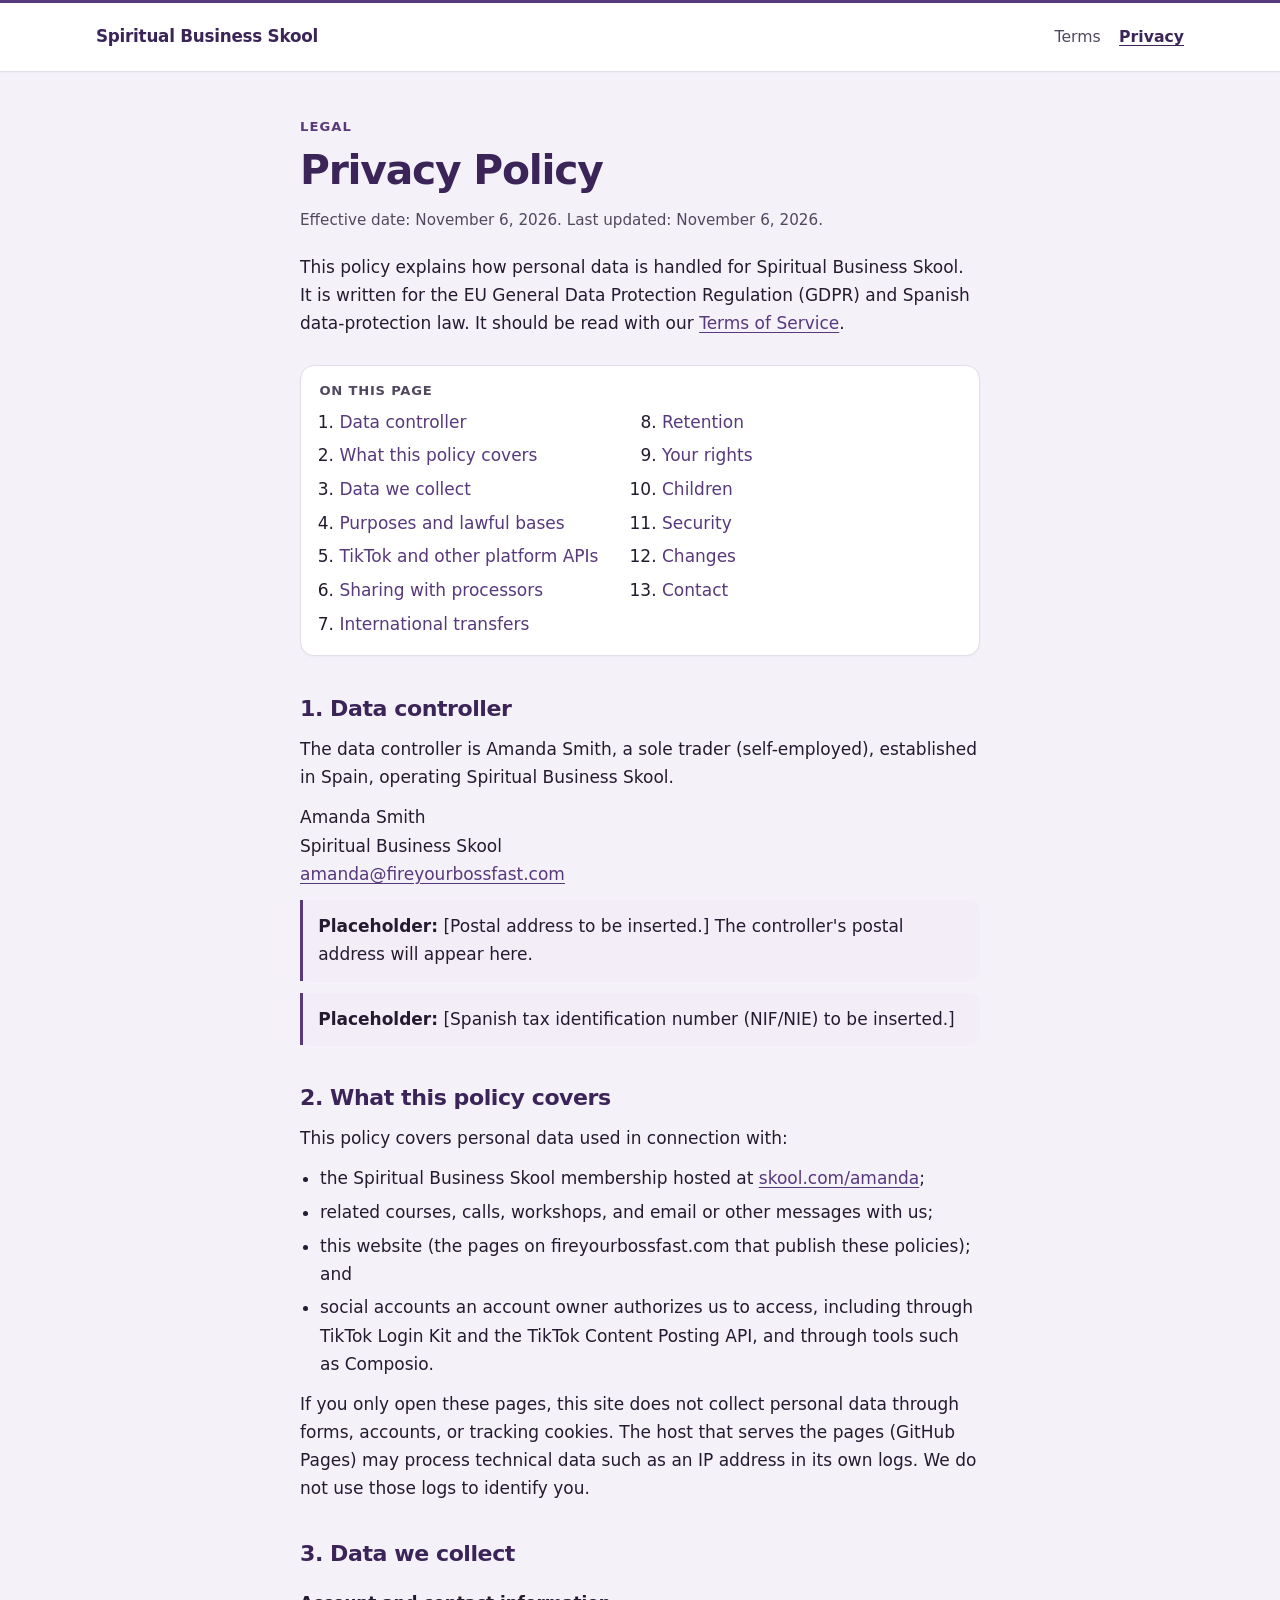
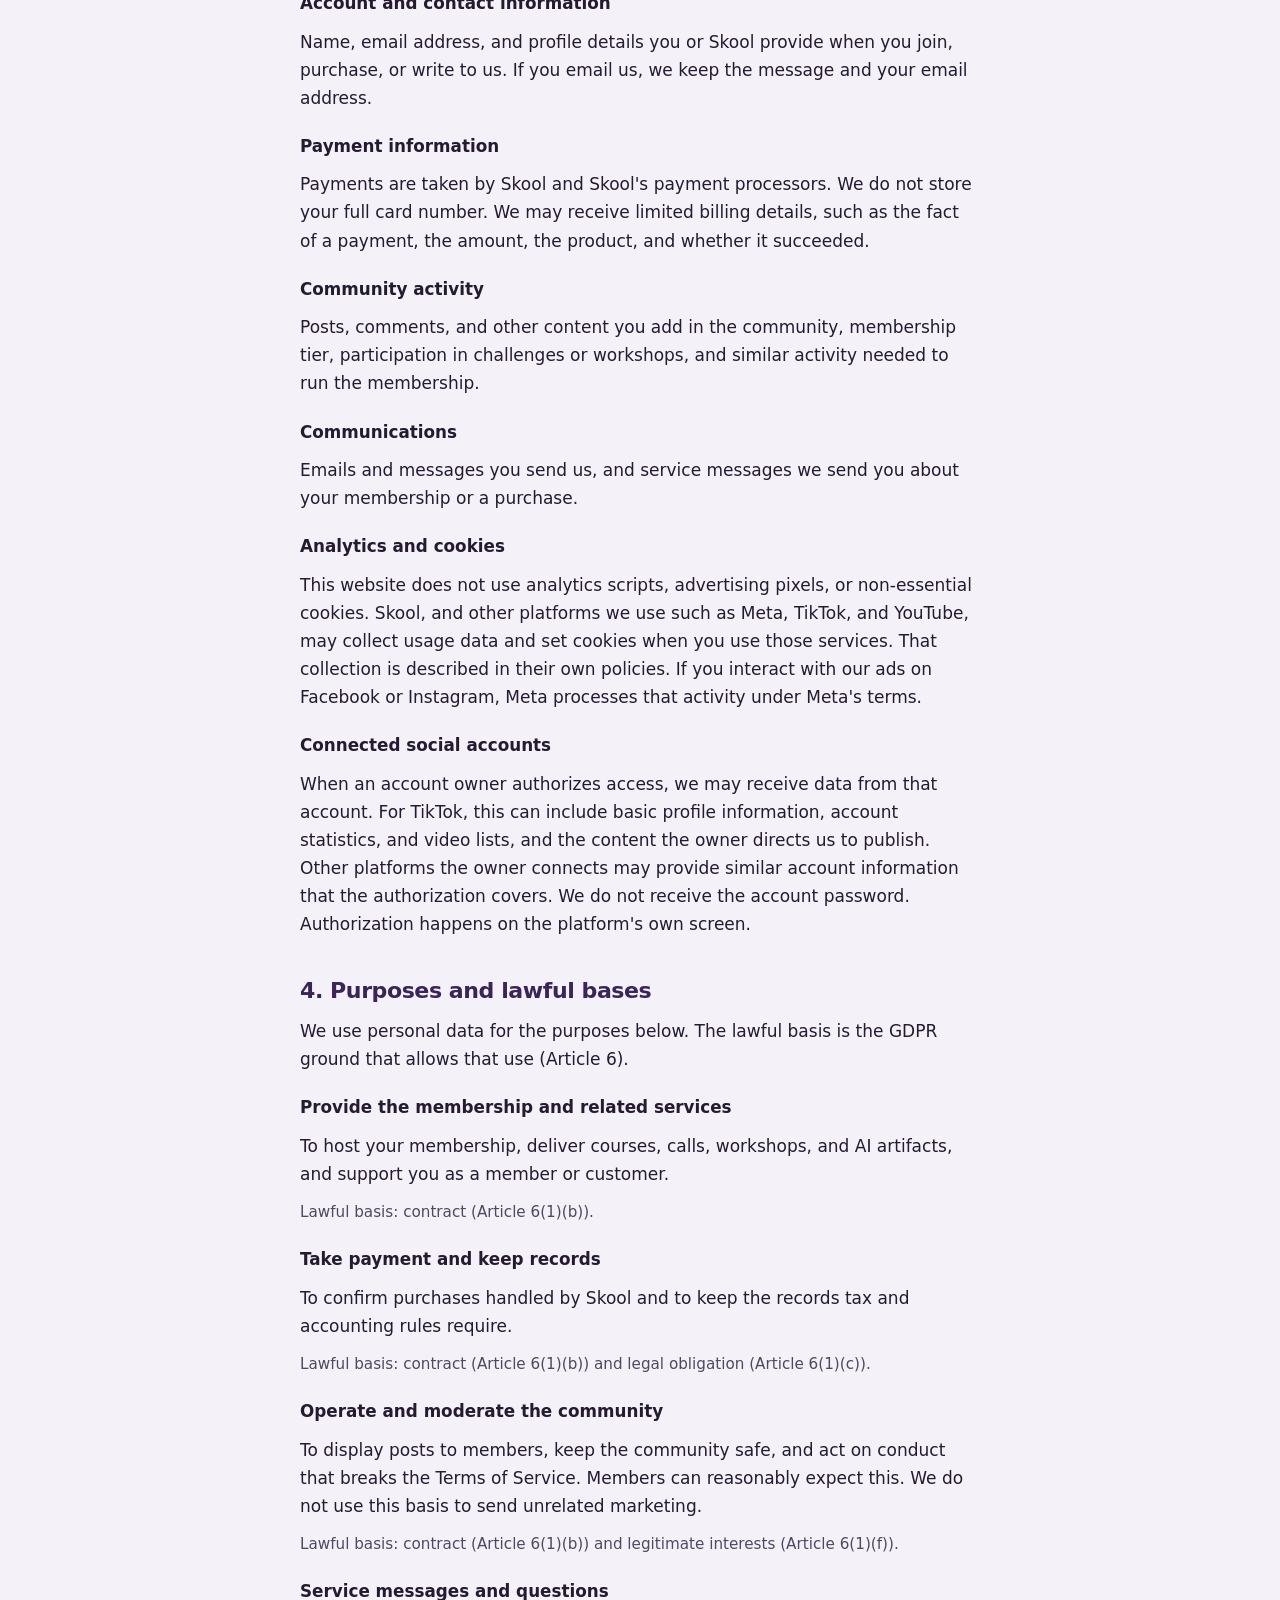
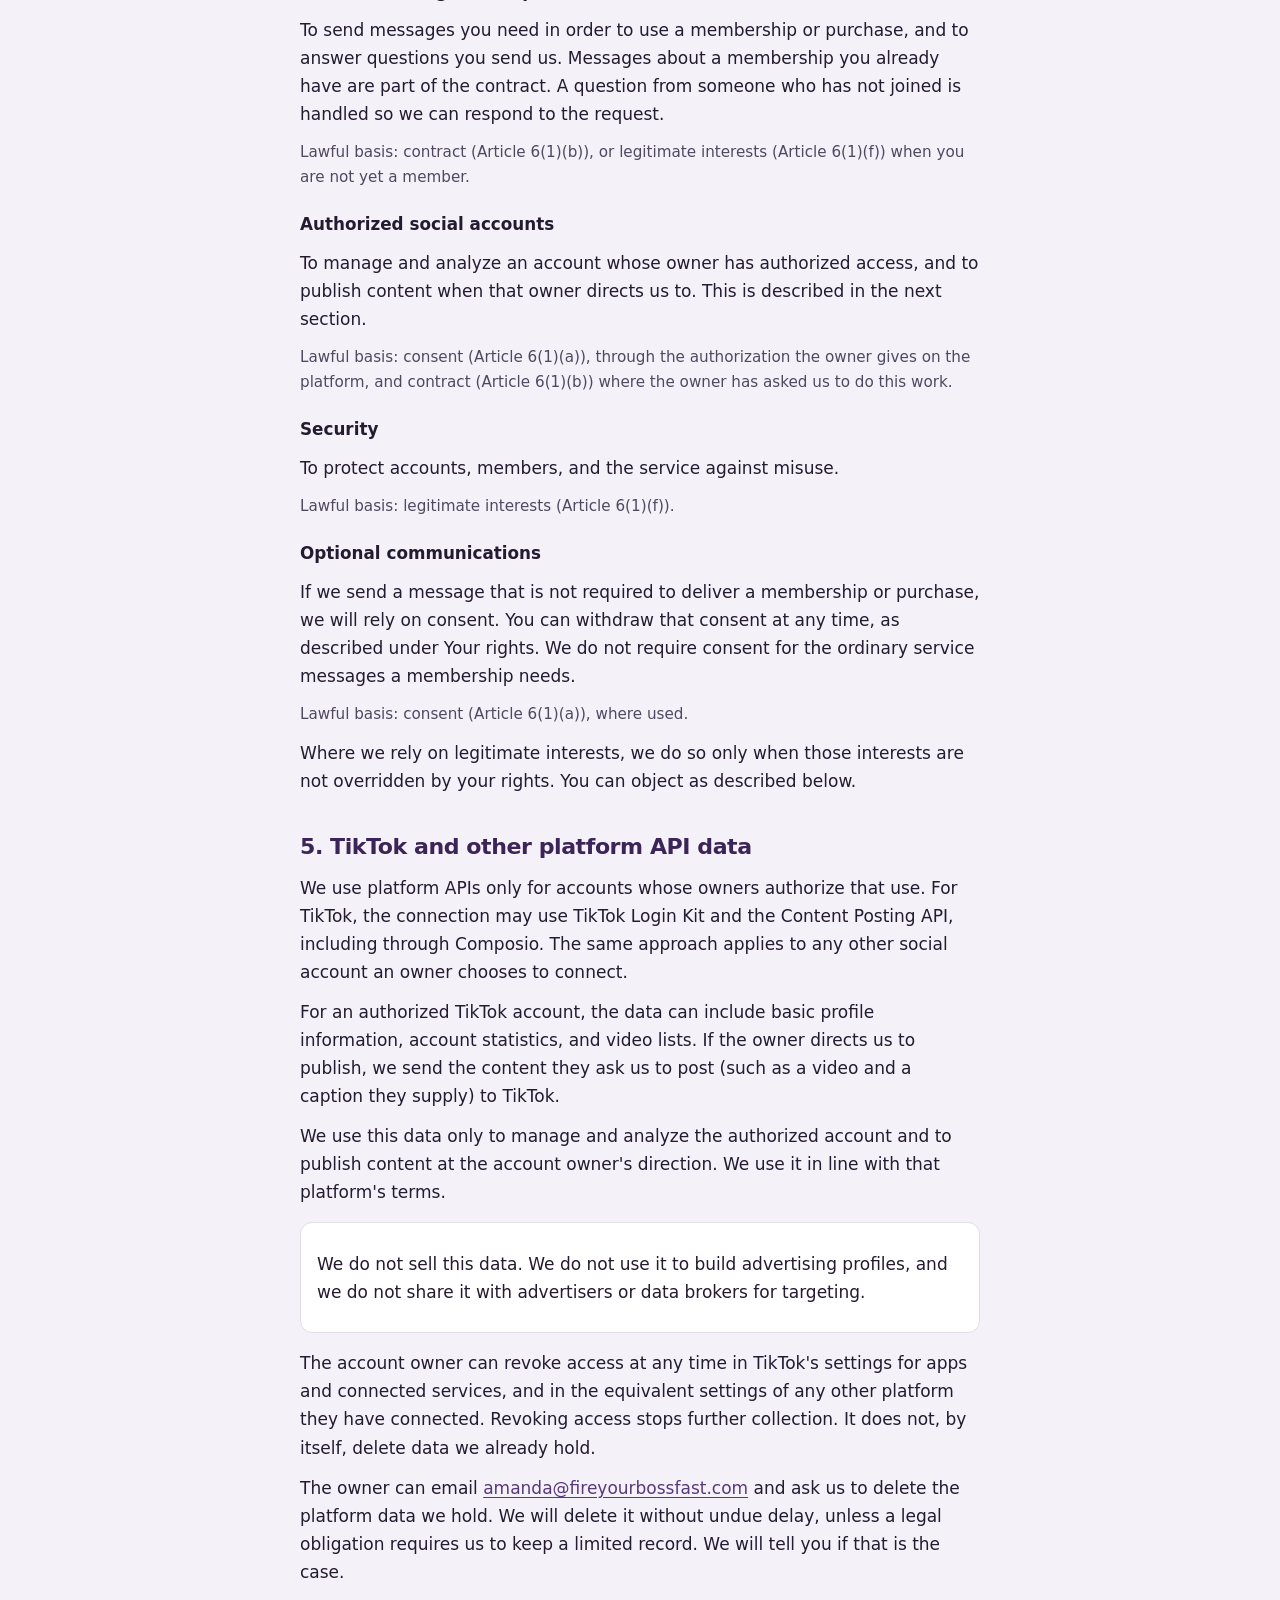
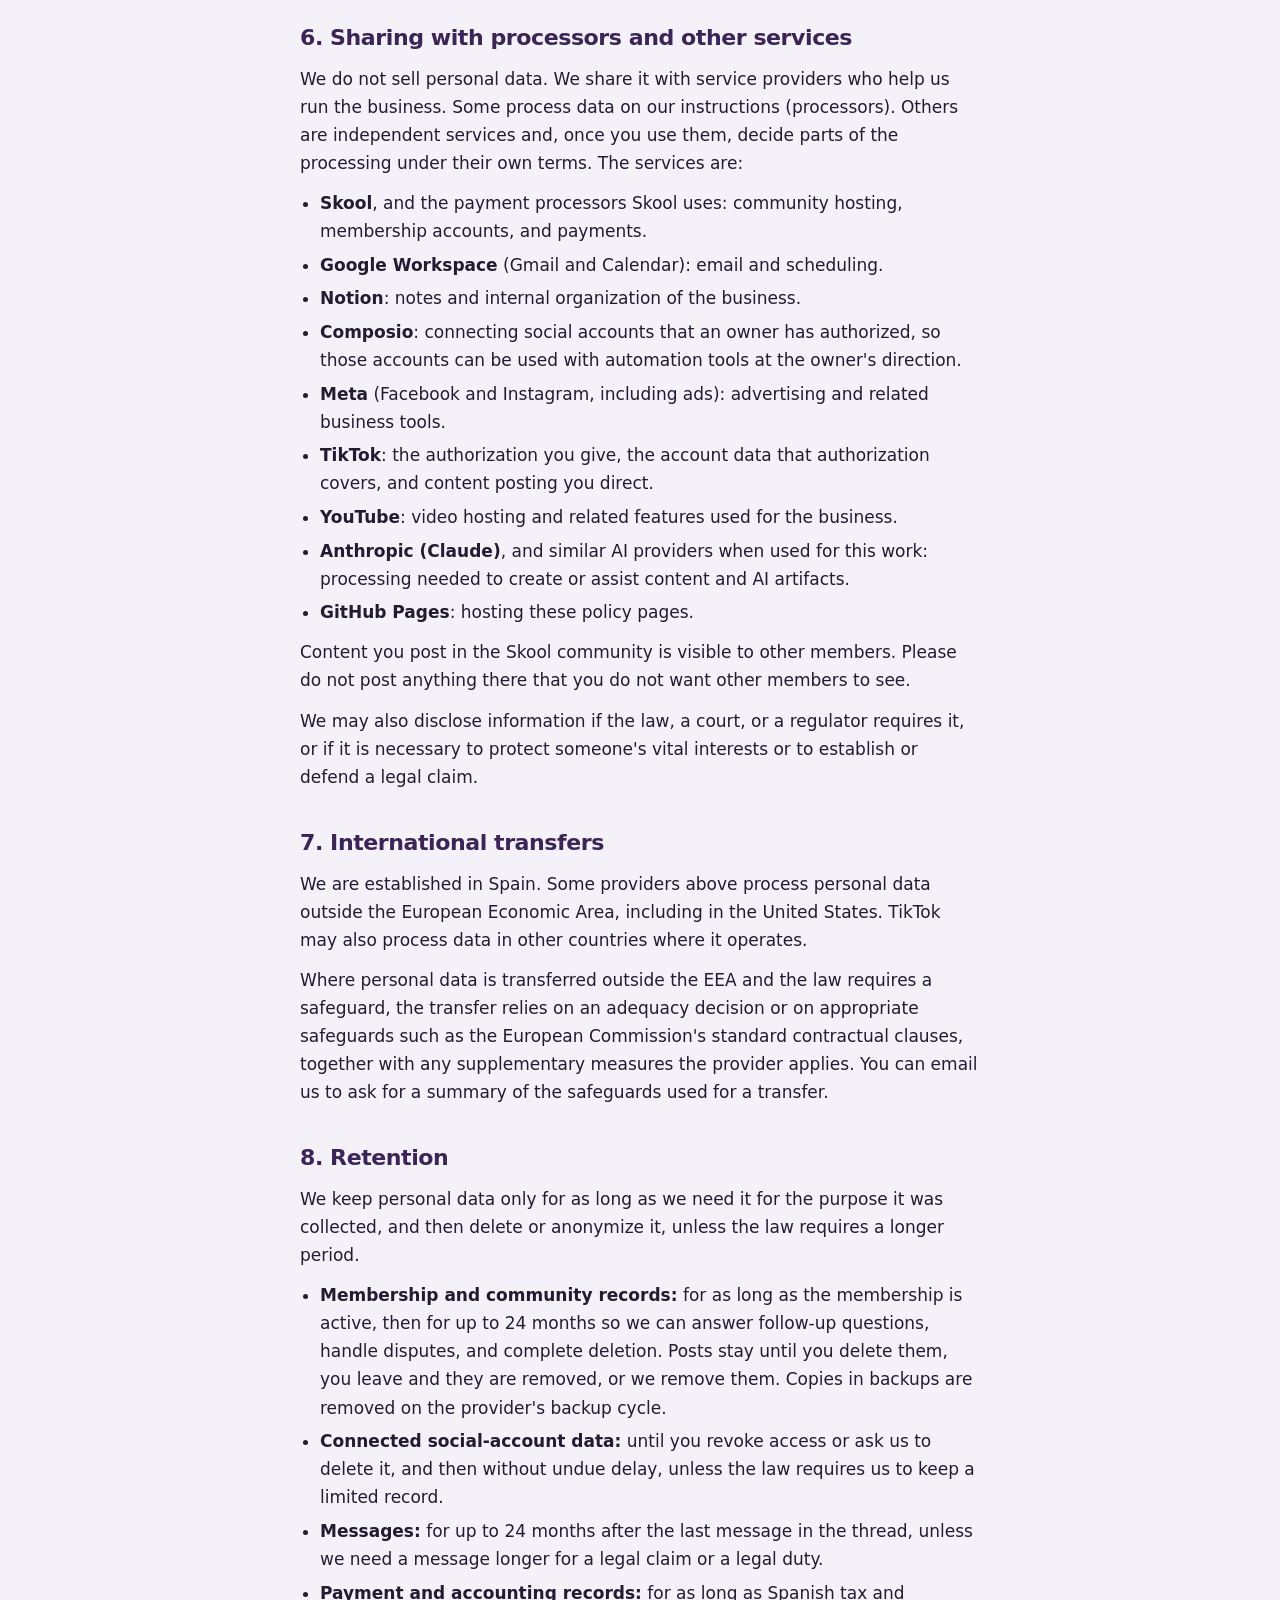
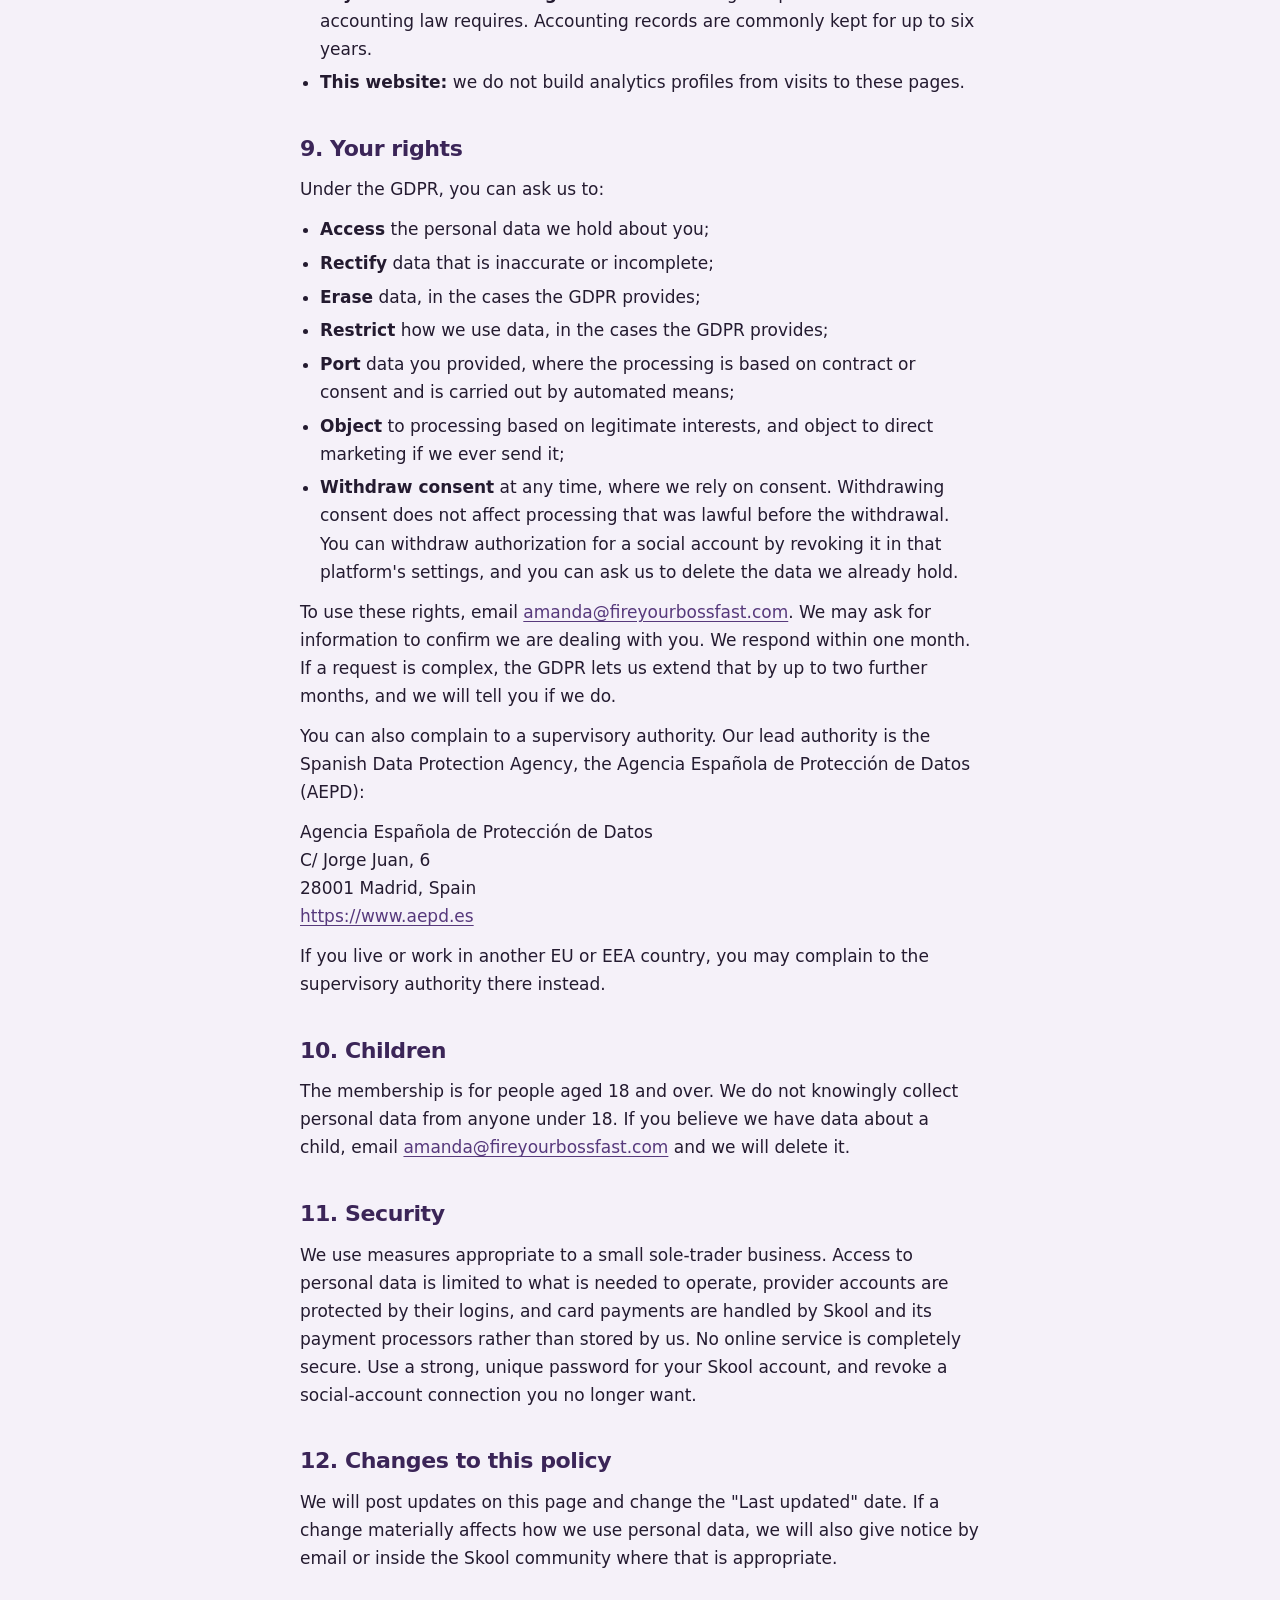
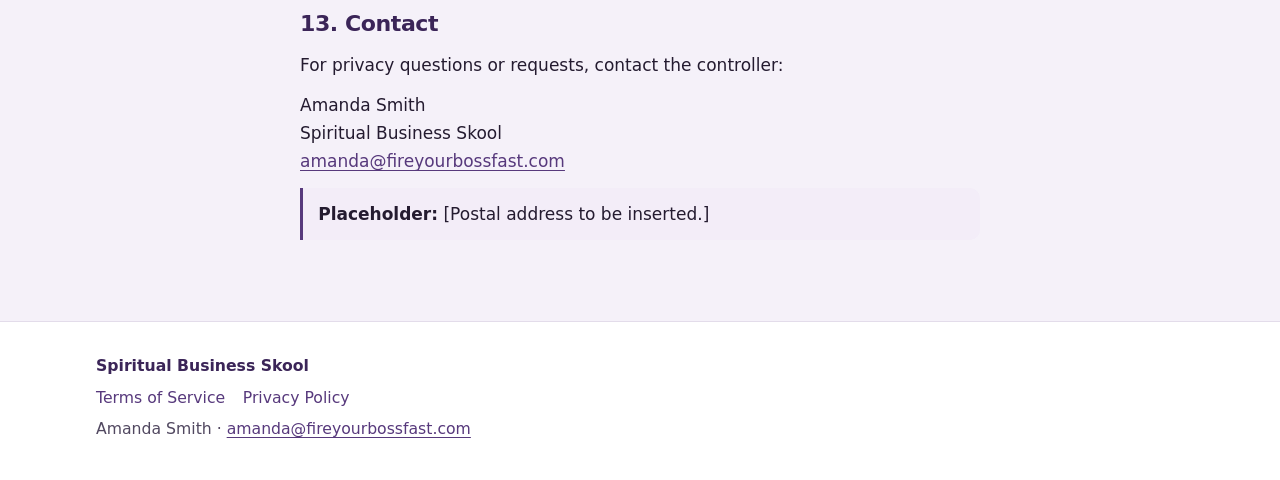
<file: privacy-policy.html>
<!DOCTYPE html>
<html lang="en">
<head>
  <meta charset="utf-8">
  <meta name="viewport" content="width=device-width, initial-scale=1">
  <meta name="description" content="Privacy Policy for Spiritual Business Skool. Explains how Amanda Smith handles personal data under the GDPR, including authorized TikTok account data.">
  <meta name="theme-color" content="#3b2558">
  <title>Privacy Policy · Spiritual Business Skool</title>
  <link rel="stylesheet" href="css/styles.css">
</head>
<body>
  <a class="skip" href="#content">Skip to content</a>
  <header class="site-header">
    <div class="header-inner">
      <a class="brand" href="index.html">Spiritual Business Skool</a>
      <nav class="nav" aria-label="Primary">
        <a href="terms-of-service.html">Terms</a>
        <a href="privacy-policy.html" aria-current="page">Privacy</a>
      </nav>
    </div>
  </header>

  <main id="content" class="wrap">
    <p class="eyebrow">Legal</p>
    <h1>Privacy Policy</h1>
    <p class="meta">Effective date: <time datetime="2026-11-06">November 6, 2026</time>. Last updated: <time datetime="2026-11-06">November 6, 2026</time>.</p>
    <p class="intro">This policy explains how personal data is handled for Spiritual Business Skool. It is written for the EU General Data Protection Regulation (GDPR) and Spanish data-protection law. It should be read with our <a href="terms-of-service.html">Terms of Service</a>.</p>

    <nav class="toc" aria-label="On this page">
      <h2>On this page</h2>
      <ol>
        <li><a href="#controller">Data controller</a></li>
        <li><a href="#scope">What this policy covers</a></li>
        <li><a href="#data">Data we collect</a></li>
        <li><a href="#purposes">Purposes and lawful bases</a></li>
        <li><a href="#tiktok">TikTok and other platform APIs</a></li>
        <li><a href="#sharing">Sharing with processors</a></li>
        <li><a href="#transfers">International transfers</a></li>
        <li><a href="#retention">Retention</a></li>
        <li><a href="#rights">Your rights</a></li>
        <li><a href="#children">Children</a></li>
        <li><a href="#security">Security</a></li>
        <li><a href="#changes">Changes</a></li>
        <li><a href="#contact">Contact</a></li>
      </ol>
    </nav>

    <section id="controller">
      <h2>1. Data controller</h2>
      <p>The data controller is Amanda Smith, a sole trader (self-employed), established in Spain, operating Spiritual Business Skool.</p>
      <address>
        Amanda Smith<br>
        Spiritual Business Skool<br>
        <a href="mailto:amanda@fireyourbossfast.com">amanda@fireyourbossfast.com</a>
      </address>
      <p class="placeholder"><strong>Placeholder:</strong> [Postal address to be inserted.] The controller's postal address will appear here.</p>
      <p class="placeholder"><strong>Placeholder:</strong> [Spanish tax identification number (NIF/NIE) to be inserted.]</p>
    </section>

    <section id="scope">
      <h2>2. What this policy covers</h2>
      <p>This policy covers personal data used in connection with:</p>
      <ul>
        <li>the Spiritual Business Skool membership hosted at <a href="https://www.skool.com/amanda">skool.com/amanda</a>;</li>
        <li>related courses, calls, workshops, and email or other messages with us;</li>
        <li>this website (the pages on fireyourbossfast.com that publish these policies); and</li>
        <li>social accounts an account owner authorizes us to access, including through TikTok Login Kit and the TikTok Content Posting API, and through tools such as Composio.</li>
      </ul>
      <p>If you only open these pages, this site does not collect personal data through forms, accounts, or tracking cookies. The host that serves the pages (GitHub Pages) may process technical data such as an IP address in its own logs. We do not use those logs to identify you.</p>
    </section>

    <section id="data">
      <h2>3. Data we collect</h2>
      <h3>Account and contact information</h3>
      <p>Name, email address, and profile details you or Skool provide when you join, purchase, or write to us. If you email us, we keep the message and your email address.</p>
      <h3>Payment information</h3>
      <p>Payments are taken by Skool and Skool's payment processors. We do not store your full card number. We may receive limited billing details, such as the fact of a payment, the amount, the product, and whether it succeeded.</p>
      <h3>Community activity</h3>
      <p>Posts, comments, and other content you add in the community, membership tier, participation in challenges or workshops, and similar activity needed to run the membership.</p>
      <h3>Communications</h3>
      <p>Emails and messages you send us, and service messages we send you about your membership or a purchase.</p>
      <h3>Analytics and cookies</h3>
      <p>This website does not use analytics scripts, advertising pixels, or non-essential cookies. Skool, and other platforms we use such as Meta, TikTok, and YouTube, may collect usage data and set cookies when you use those services. That collection is described in their own policies. If you interact with our ads on Facebook or Instagram, Meta processes that activity under Meta's terms.</p>
      <h3>Connected social accounts</h3>
      <p>When an account owner authorizes access, we may receive data from that account. For TikTok, this can include basic profile information, account statistics, and video lists, and the content the owner directs us to publish. Other platforms the owner connects may provide similar account information that the authorization covers. We do not receive the account password. Authorization happens on the platform's own screen.</p>
    </section>

    <section id="purposes">
      <h2>4. Purposes and lawful bases</h2>
      <p>We use personal data for the purposes below. The lawful basis is the GDPR ground that allows that use (Article 6).</p>

      <h3>Provide the membership and related services</h3>
      <p>To host your membership, deliver courses, calls, workshops, and AI artifacts, and support you as a member or customer.</p>
      <p class="basis">Lawful basis: contract (Article 6(1)(b)).</p>

      <h3>Take payment and keep records</h3>
      <p>To confirm purchases handled by Skool and to keep the records tax and accounting rules require.</p>
      <p class="basis">Lawful basis: contract (Article 6(1)(b)) and legal obligation (Article 6(1)(c)).</p>

      <h3>Operate and moderate the community</h3>
      <p>To display posts to members, keep the community safe, and act on conduct that breaks the Terms of Service. Members can reasonably expect this. We do not use this basis to send unrelated marketing.</p>
      <p class="basis">Lawful basis: contract (Article 6(1)(b)) and legitimate interests (Article 6(1)(f)).</p>

      <h3>Service messages and questions</h3>
      <p>To send messages you need in order to use a membership or purchase, and to answer questions you send us. Messages about a membership you already have are part of the contract. A question from someone who has not joined is handled so we can respond to the request.</p>
      <p class="basis">Lawful basis: contract (Article 6(1)(b)), or legitimate interests (Article 6(1)(f)) when you are not yet a member.</p>

      <h3>Authorized social accounts</h3>
      <p>To manage and analyze an account whose owner has authorized access, and to publish content when that owner directs us to. This is described in the next section.</p>
      <p class="basis">Lawful basis: consent (Article 6(1)(a)), through the authorization the owner gives on the platform, and contract (Article 6(1)(b)) where the owner has asked us to do this work.</p>

      <h3>Security</h3>
      <p>To protect accounts, members, and the service against misuse.</p>
      <p class="basis">Lawful basis: legitimate interests (Article 6(1)(f)).</p>

      <h3>Optional communications</h3>
      <p>If we send a message that is not required to deliver a membership or purchase, we will rely on consent. You can withdraw that consent at any time, as described under Your rights. We do not require consent for the ordinary service messages a membership needs.</p>
      <p class="basis">Lawful basis: consent (Article 6(1)(a)), where used.</p>

      <p>Where we rely on legitimate interests, we do so only when those interests are not overridden by your rights. You can object as described below.</p>
    </section>

    <section id="tiktok">
      <h2>5. TikTok and other platform API data</h2>
      <p>We use platform APIs only for accounts whose owners authorize that use. For TikTok, the connection may use TikTok Login Kit and the Content Posting API, including through Composio. The same approach applies to any other social account an owner chooses to connect.</p>
      <p>For an authorized TikTok account, the data can include basic profile information, account statistics, and video lists. If the owner directs us to publish, we send the content they ask us to post (such as a video and a caption they supply) to TikTok.</p>
      <p>We use this data only to manage and analyze the authorized account and to publish content at the account owner's direction. We use it in line with that platform's terms.</p>
      <div class="note">
        <p>We do not sell this data. We do not use it to build advertising profiles, and we do not share it with advertisers or data brokers for targeting.</p>
      </div>
      <p>The account owner can revoke access at any time in TikTok's settings for apps and connected services, and in the equivalent settings of any other platform they have connected. Revoking access stops further collection. It does not, by itself, delete data we already hold.</p>
      <p>The owner can email <a href="mailto:amanda@fireyourbossfast.com">amanda@fireyourbossfast.com</a> and ask us to delete the platform data we hold. We will delete it without undue delay, unless a legal obligation requires us to keep a limited record. We will tell you if that is the case.</p>
    </section>

    <section id="sharing">
      <h2>6. Sharing with processors and other services</h2>
      <p>We do not sell personal data. We share it with service providers who help us run the business. Some process data on our instructions (processors). Others are independent services and, once you use them, decide parts of the processing under their own terms. The services are:</p>
      <ul>
        <li><strong>Skool</strong>, and the payment processors Skool uses: community hosting, membership accounts, and payments.</li>
        <li><strong>Google Workspace</strong> (Gmail and Calendar): email and scheduling.</li>
        <li><strong>Notion</strong>: notes and internal organization of the business.</li>
        <li><strong>Composio</strong>: connecting social accounts that an owner has authorized, so those accounts can be used with automation tools at the owner's direction.</li>
        <li><strong>Meta</strong> (Facebook and Instagram, including ads): advertising and related business tools.</li>
        <li><strong>TikTok</strong>: the authorization you give, the account data that authorization covers, and content posting you direct.</li>
        <li><strong>YouTube</strong>: video hosting and related features used for the business.</li>
        <li><strong>Anthropic (Claude)</strong>, and similar AI providers when used for this work: processing needed to create or assist content and AI artifacts.</li>
        <li><strong>GitHub Pages</strong>: hosting these policy pages.</li>
      </ul>
      <p>Content you post in the Skool community is visible to other members. Please do not post anything there that you do not want other members to see.</p>
      <p>We may also disclose information if the law, a court, or a regulator requires it, or if it is necessary to protect someone's vital interests or to establish or defend a legal claim.</p>
    </section>

    <section id="transfers">
      <h2>7. International transfers</h2>
      <p>We are established in Spain. Some providers above process personal data outside the European Economic Area, including in the United States. TikTok may also process data in other countries where it operates.</p>
      <p>Where personal data is transferred outside the EEA and the law requires a safeguard, the transfer relies on an adequacy decision or on appropriate safeguards such as the European Commission's standard contractual clauses, together with any supplementary measures the provider applies. You can email us to ask for a summary of the safeguards used for a transfer.</p>
    </section>

    <section id="retention">
      <h2>8. Retention</h2>
      <p>We keep personal data only for as long as we need it for the purpose it was collected, and then delete or anonymize it, unless the law requires a longer period.</p>
      <ul>
        <li><strong>Membership and community records:</strong> for as long as the membership is active, then for up to 24 months so we can answer follow-up questions, handle disputes, and complete deletion. Posts stay until you delete them, you leave and they are removed, or we remove them. Copies in backups are removed on the provider's backup cycle.</li>
        <li><strong>Connected social-account data:</strong> until you revoke access or ask us to delete it, and then without undue delay, unless the law requires us to keep a limited record.</li>
        <li><strong>Messages:</strong> for up to 24 months after the last message in the thread, unless we need a message longer for a legal claim or a legal duty.</li>
        <li><strong>Payment and accounting records:</strong> for as long as Spanish tax and accounting law requires. Accounting records are commonly kept for up to six years.</li>
        <li><strong>This website:</strong> we do not build analytics profiles from visits to these pages.</li>
      </ul>
    </section>

    <section id="rights">
      <h2>9. Your rights</h2>
      <p>Under the GDPR, you can ask us to:</p>
      <ul>
        <li><strong>Access</strong> the personal data we hold about you;</li>
        <li><strong>Rectify</strong> data that is inaccurate or incomplete;</li>
        <li><strong>Erase</strong> data, in the cases the GDPR provides;</li>
        <li><strong>Restrict</strong> how we use data, in the cases the GDPR provides;</li>
        <li><strong>Port</strong> data you provided, where the processing is based on contract or consent and is carried out by automated means;</li>
        <li><strong>Object</strong> to processing based on legitimate interests, and object to direct marketing if we ever send it;</li>
        <li><strong>Withdraw consent</strong> at any time, where we rely on consent. Withdrawing consent does not affect processing that was lawful before the withdrawal. You can withdraw authorization for a social account by revoking it in that platform's settings, and you can ask us to delete the data we already hold.</li>
      </ul>
      <p>To use these rights, email <a href="mailto:amanda@fireyourbossfast.com">amanda@fireyourbossfast.com</a>. We may ask for information to confirm we are dealing with you. We respond within one month. If a request is complex, the GDPR lets us extend that by up to two further months, and we will tell you if we do.</p>
      <p>You can also complain to a supervisory authority. Our lead authority is the Spanish Data Protection Agency, the Agencia Española de Protección de Datos (AEPD):</p>
      <address>
        Agencia Española de Protección de Datos<br>
        C/ Jorge Juan, 6<br>
        28001 Madrid, Spain<br>
        <a href="https://www.aepd.es">https://www.aepd.es</a>
      </address>
      <p>If you live or work in another EU or EEA country, you may complain to the supervisory authority there instead.</p>
    </section>

    <section id="children">
      <h2>10. Children</h2>
      <p>The membership is for people aged 18 and over. We do not knowingly collect personal data from anyone under 18. If you believe we have data about a child, email <a href="mailto:amanda@fireyourbossfast.com">amanda@fireyourbossfast.com</a> and we will delete it.</p>
    </section>

    <section id="security">
      <h2>11. Security</h2>
      <p>We use measures appropriate to a small sole-trader business. Access to personal data is limited to what is needed to operate, provider accounts are protected by their logins, and card payments are handled by Skool and its payment processors rather than stored by us. No online service is completely secure. Use a strong, unique password for your Skool account, and revoke a social-account connection you no longer want.</p>
    </section>

    <section id="changes">
      <h2>12. Changes to this policy</h2>
      <p>We will post updates on this page and change the "Last updated" date. If a change materially affects how we use personal data, we will also give notice by email or inside the Skool community where that is appropriate.</p>
    </section>

    <section id="contact">
      <h2>13. Contact</h2>
      <p>For privacy questions or requests, contact the controller:</p>
      <address>
        Amanda Smith<br>
        Spiritual Business Skool<br>
        <a href="mailto:amanda@fireyourbossfast.com">amanda@fireyourbossfast.com</a>
      </address>
      <p class="placeholder"><strong>Placeholder:</strong> [Postal address to be inserted.]</p>
    </section>
  </main>

  <footer class="site-footer">
    <div class="footer-inner">
      <p class="footer-brand">Spiritual Business Skool</p>
      <nav class="footer-nav" aria-label="Footer">
        <a href="terms-of-service.html">Terms of Service</a>
        <a href="privacy-policy.html" aria-current="page">Privacy Policy</a>
      </nav>
      <p>Amanda Smith · <a href="mailto:amanda@fireyourbossfast.com">amanda@fireyourbossfast.com</a></p>
    </div>
  </footer>
</body>
</html>
</file>
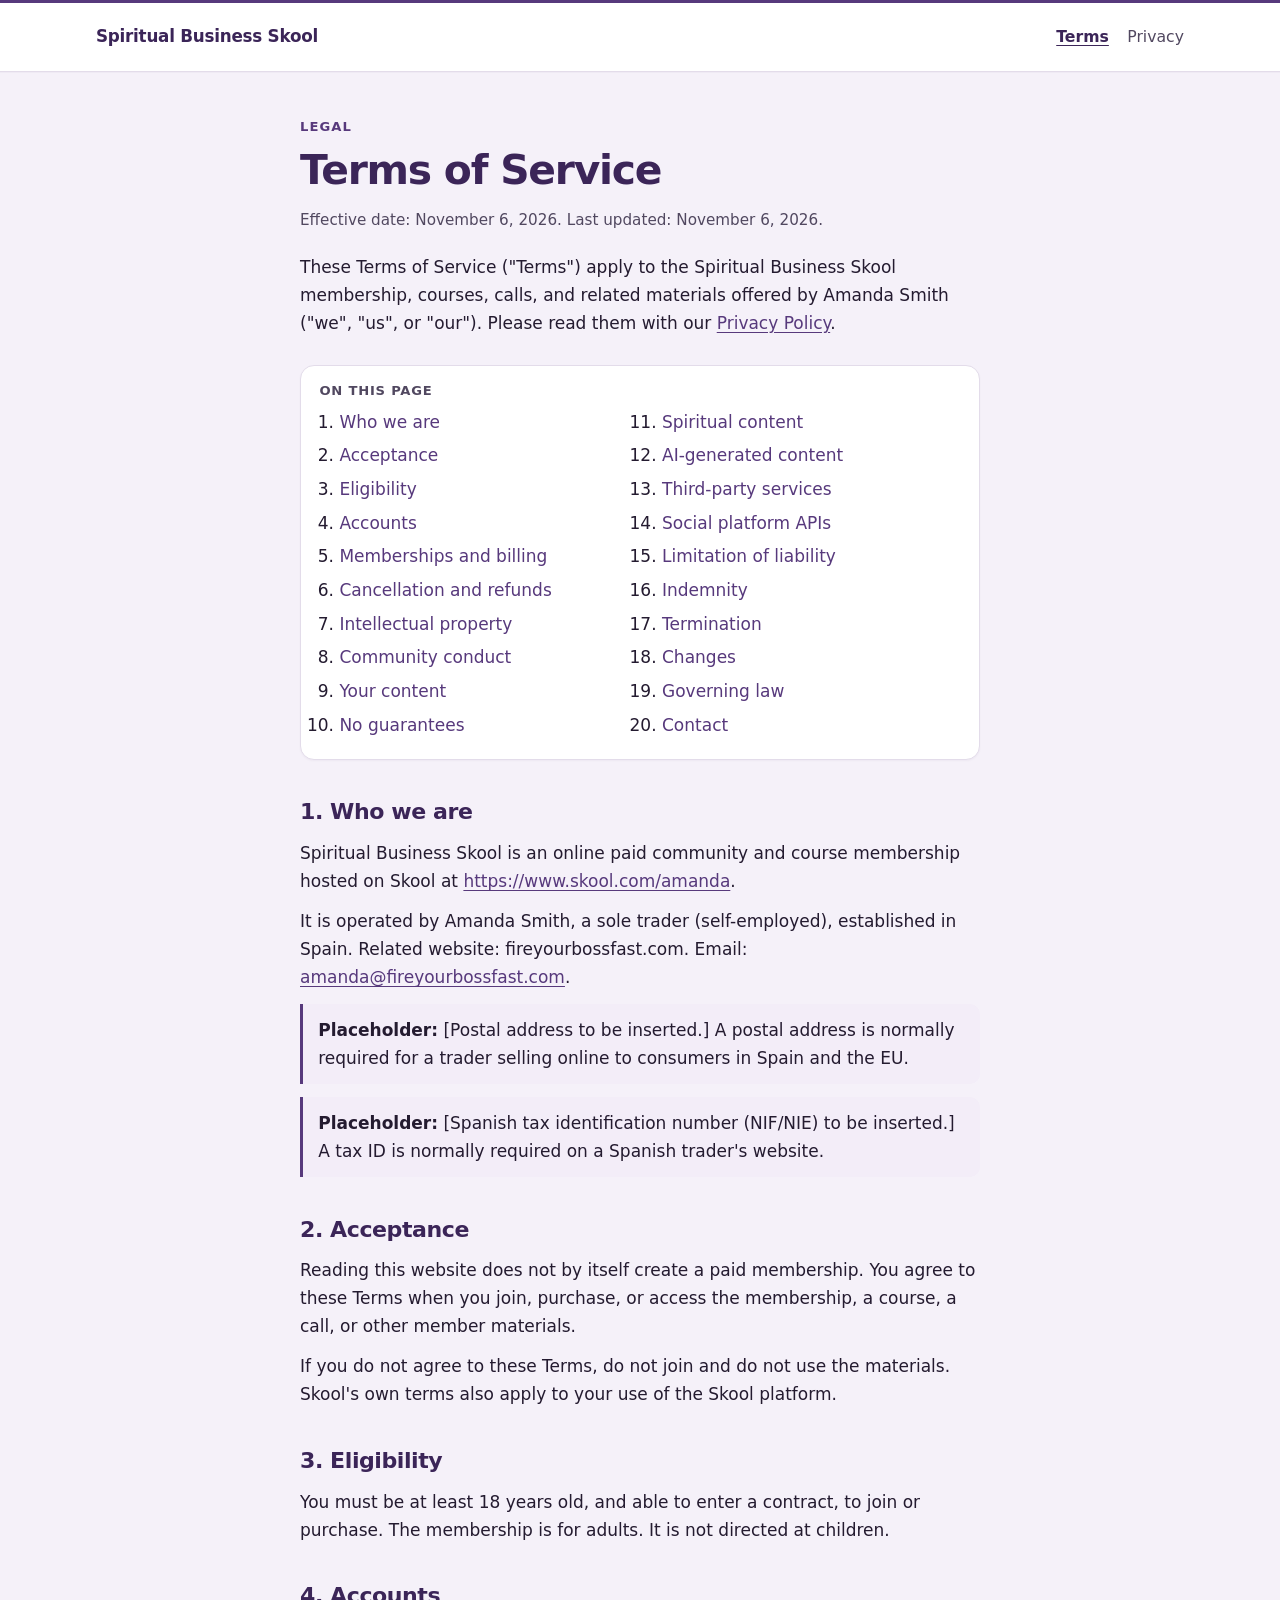
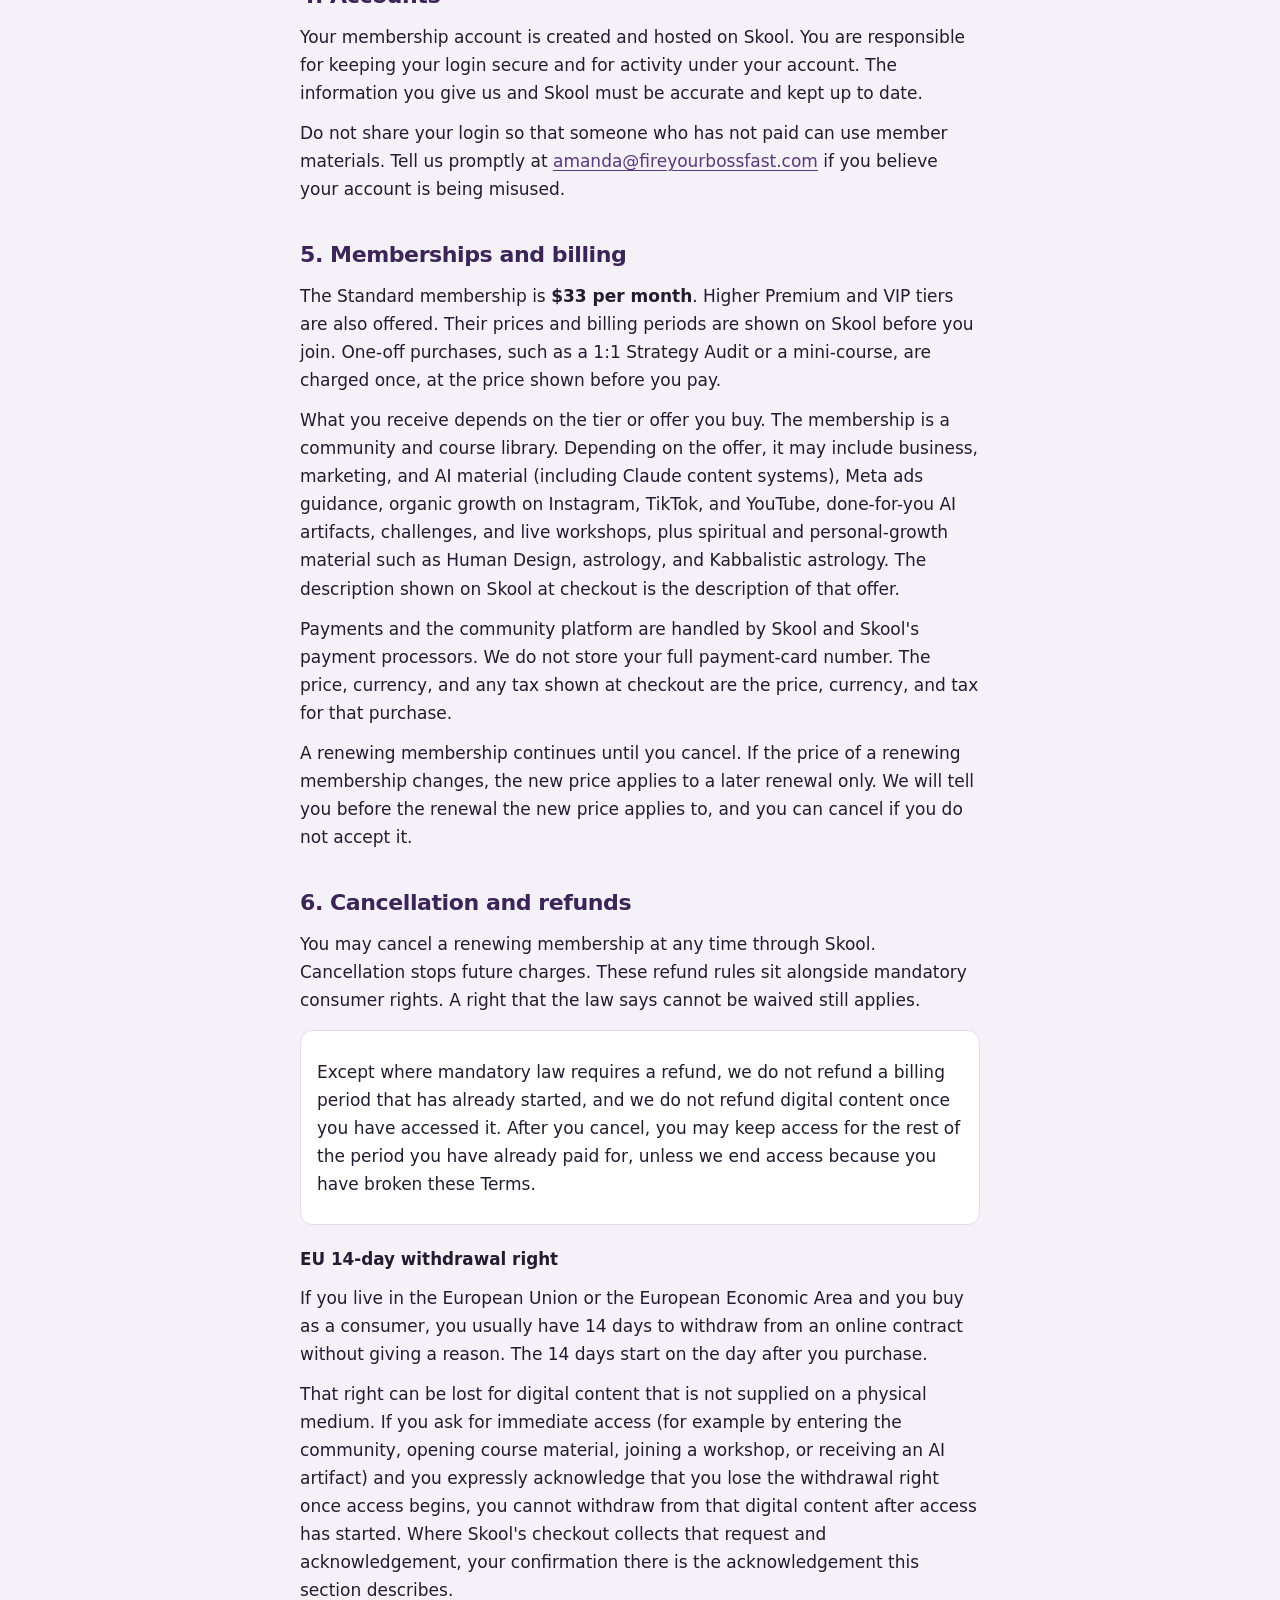
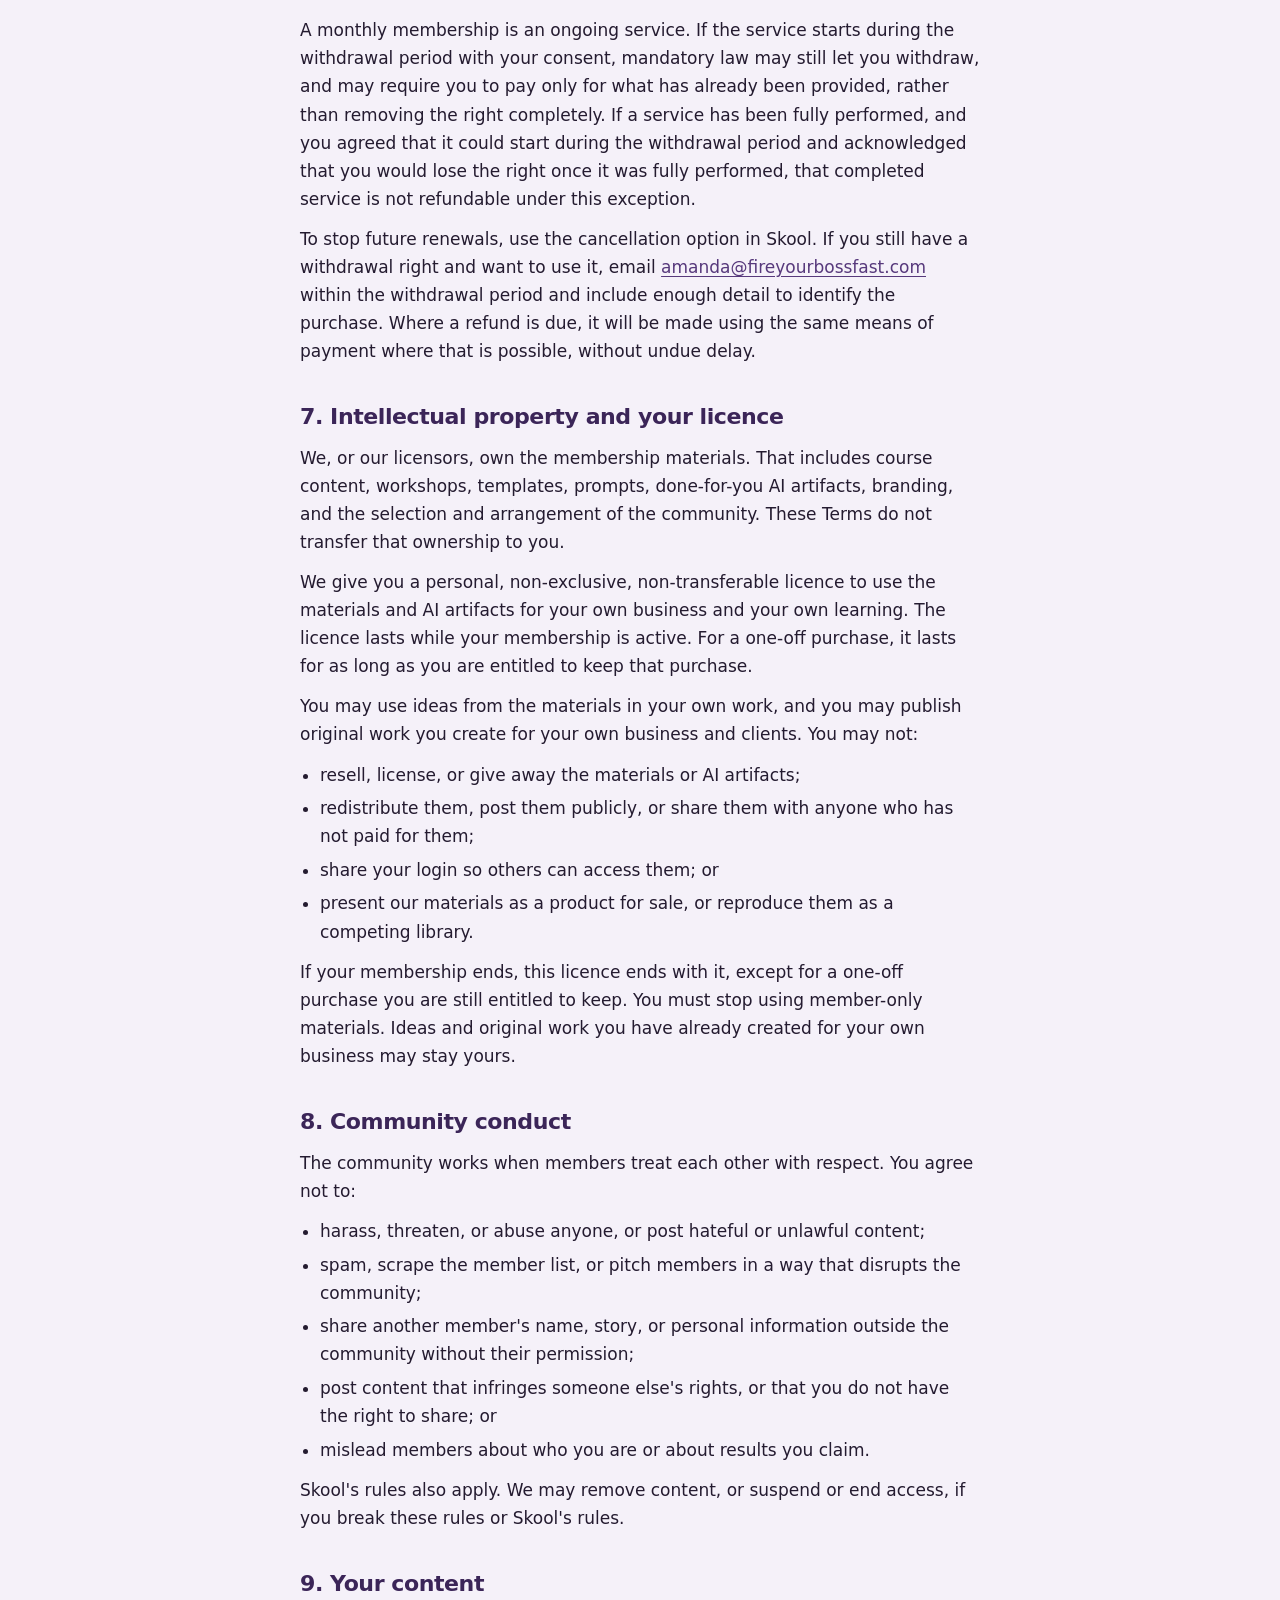
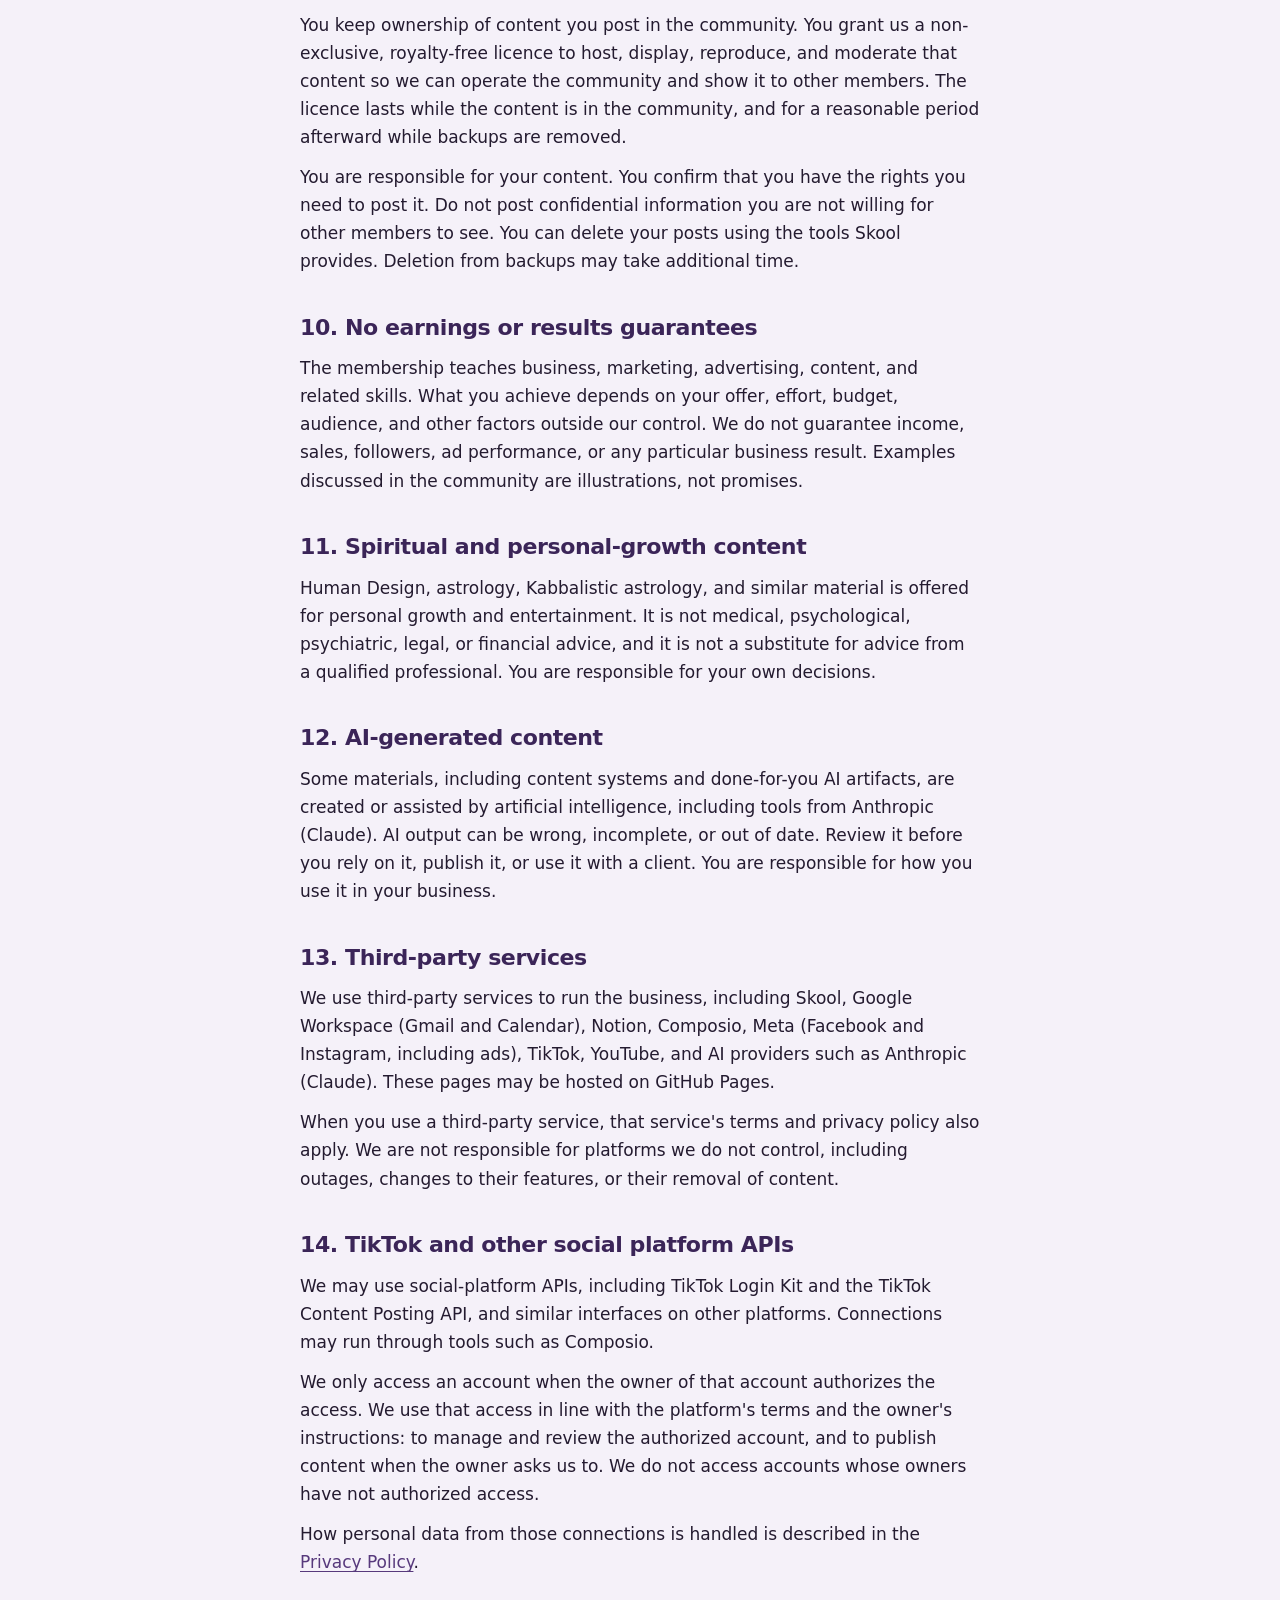
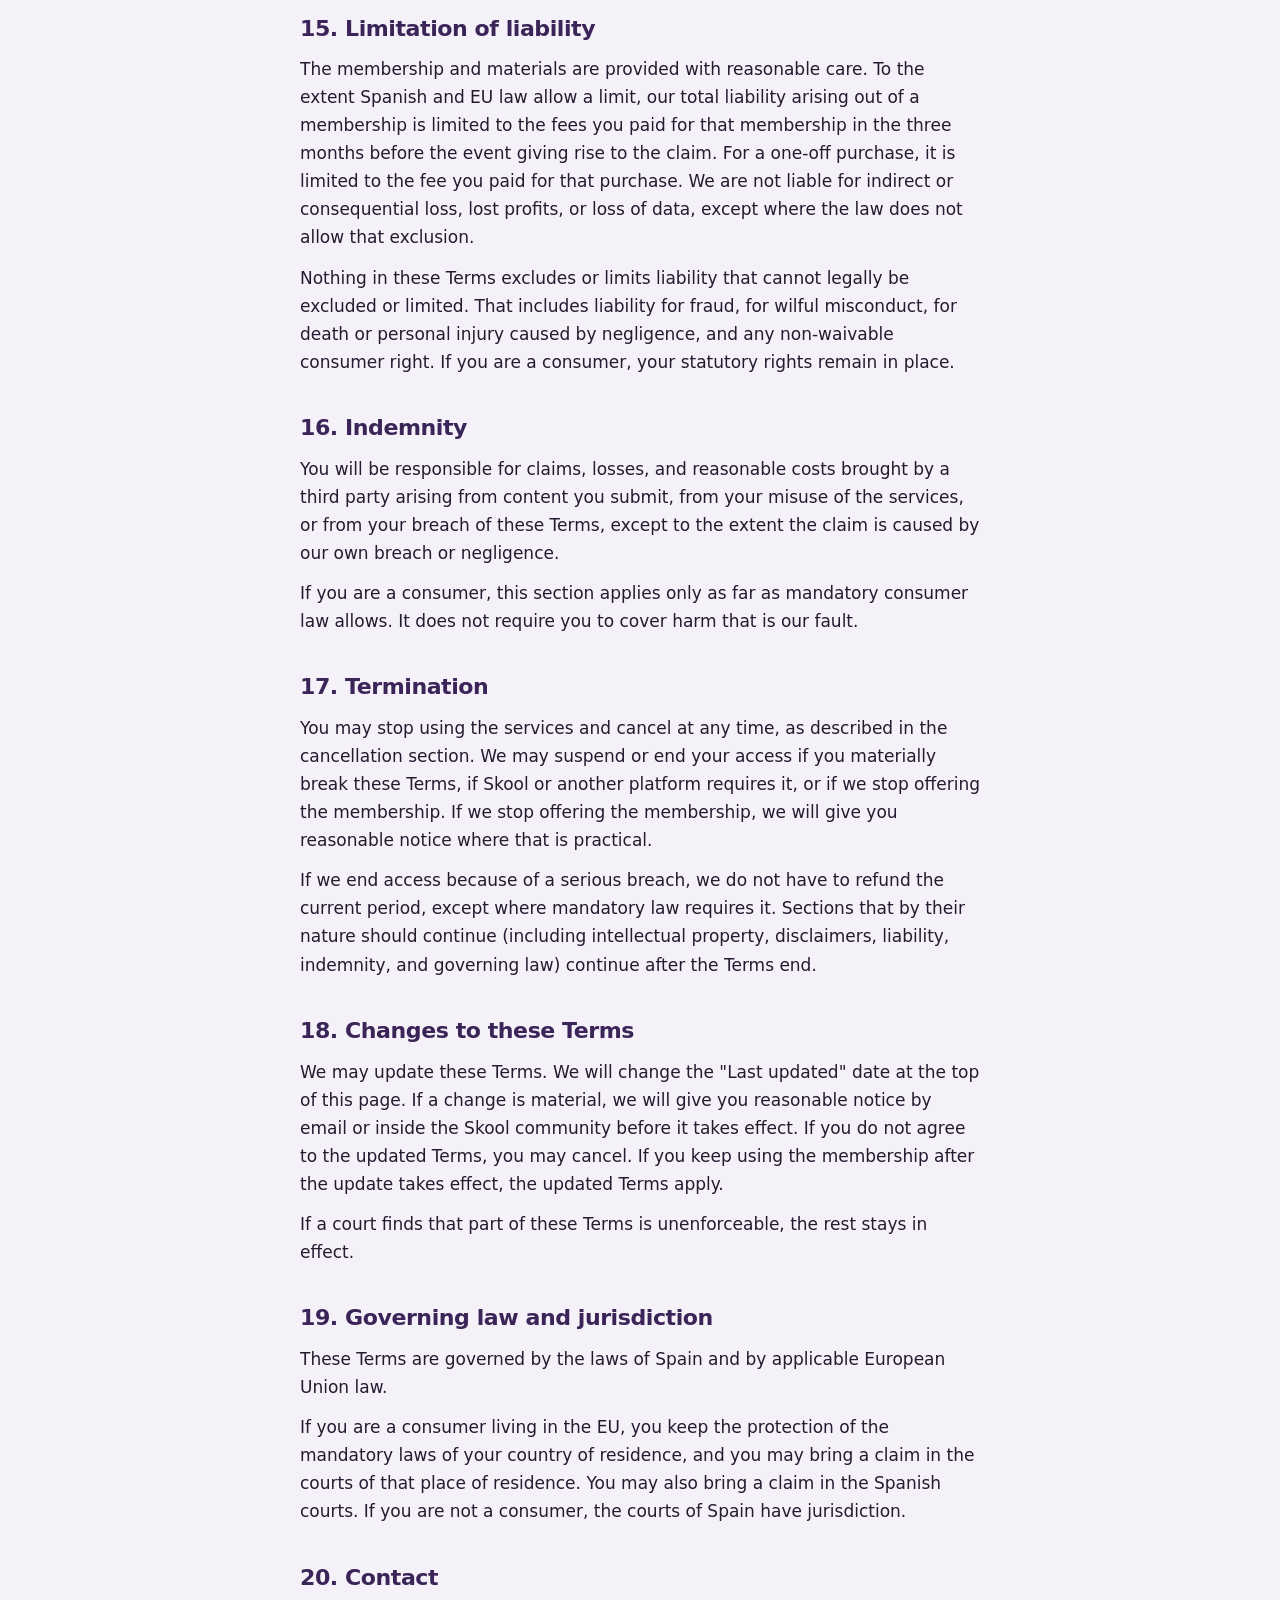
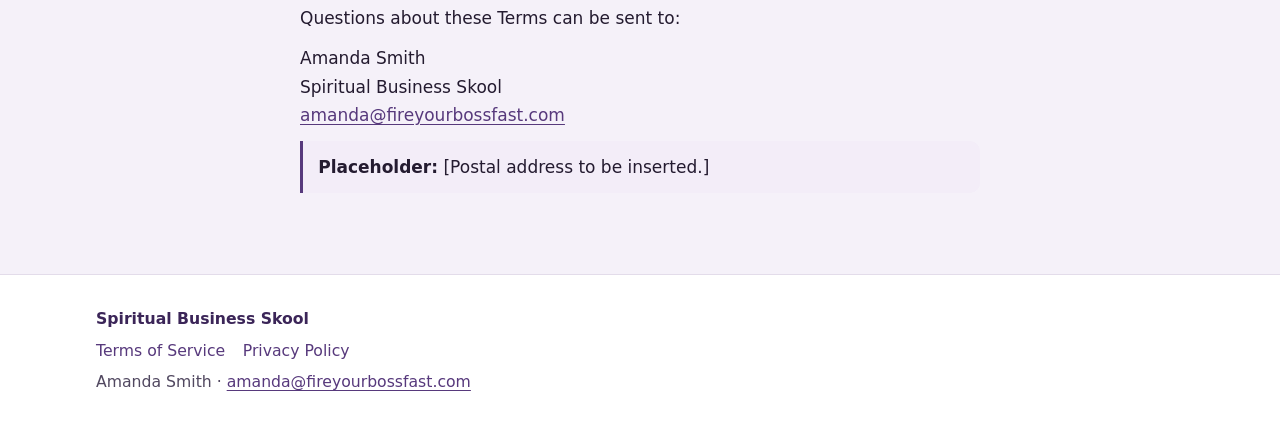
<file: terms-of-service.html>
<!DOCTYPE html>
<html lang="en">
<head>
  <meta charset="utf-8">
  <meta name="viewport" content="width=device-width, initial-scale=1">
  <meta name="description" content="Terms of Service for Spiritual Business Skool, the online membership operated by Amanda Smith.">
  <meta name="theme-color" content="#3b2558">
  <title>Terms of Service · Spiritual Business Skool</title>
  <link rel="stylesheet" href="css/styles.css">
</head>
<body>
  <a class="skip" href="#content">Skip to content</a>
  <header class="site-header">
    <div class="header-inner">
      <a class="brand" href="index.html">Spiritual Business Skool</a>
      <nav class="nav" aria-label="Primary">
        <a href="terms-of-service.html" aria-current="page">Terms</a>
        <a href="privacy-policy.html">Privacy</a>
      </nav>
    </div>
  </header>

  <main id="content" class="wrap">
    <p class="eyebrow">Legal</p>
    <h1>Terms of Service</h1>
    <p class="meta">Effective date: <time datetime="2026-11-06">November 6, 2026</time>. Last updated: <time datetime="2026-11-06">November 6, 2026</time>.</p>
    <p class="intro">These Terms of Service ("Terms") apply to the Spiritual Business Skool membership, courses, calls, and related materials offered by Amanda Smith ("we", "us", or "our"). Please read them with our <a href="privacy-policy.html">Privacy Policy</a>.</p>

    <nav class="toc" aria-label="On this page">
      <h2>On this page</h2>
      <ol>
        <li><a href="#who-we-are">Who we are</a></li>
        <li><a href="#acceptance">Acceptance</a></li>
        <li><a href="#eligibility">Eligibility</a></li>
        <li><a href="#accounts">Accounts</a></li>
        <li><a href="#billing">Memberships and billing</a></li>
        <li><a href="#cancellation">Cancellation and refunds</a></li>
        <li><a href="#intellectual-property">Intellectual property</a></li>
        <li><a href="#conduct">Community conduct</a></li>
        <li><a href="#user-content">Your content</a></li>
        <li><a href="#no-guarantees">No guarantees</a></li>
        <li><a href="#spiritual">Spiritual content</a></li>
        <li><a href="#ai">AI-generated content</a></li>
        <li><a href="#third-parties">Third-party services</a></li>
        <li><a href="#apis">Social platform APIs</a></li>
        <li><a href="#liability">Limitation of liability</a></li>
        <li><a href="#indemnity">Indemnity</a></li>
        <li><a href="#termination">Termination</a></li>
        <li><a href="#changes">Changes</a></li>
        <li><a href="#law">Governing law</a></li>
        <li><a href="#contact">Contact</a></li>
      </ol>
    </nav>

    <section id="who-we-are">
      <h2>1. Who we are</h2>
      <p>Spiritual Business Skool is an online paid community and course membership hosted on Skool at <a href="https://www.skool.com/amanda">https://www.skool.com/amanda</a>.</p>
      <p>It is operated by Amanda Smith, a sole trader (self-employed), established in Spain. Related website: fireyourbossfast.com. Email: <a href="mailto:amanda@fireyourbossfast.com">amanda@fireyourbossfast.com</a>.</p>
      <p class="placeholder"><strong>Placeholder:</strong> [Postal address to be inserted.] A postal address is normally required for a trader selling online to consumers in Spain and the EU.</p>
      <p class="placeholder"><strong>Placeholder:</strong> [Spanish tax identification number (NIF/NIE) to be inserted.] A tax ID is normally required on a Spanish trader's website.</p>
    </section>

    <section id="acceptance">
      <h2>2. Acceptance</h2>
      <p>Reading this website does not by itself create a paid membership. You agree to these Terms when you join, purchase, or access the membership, a course, a call, or other member materials.</p>
      <p>If you do not agree to these Terms, do not join and do not use the materials. Skool's own terms also apply to your use of the Skool platform.</p>
    </section>

    <section id="eligibility">
      <h2>3. Eligibility</h2>
      <p>You must be at least 18 years old, and able to enter a contract, to join or purchase. The membership is for adults. It is not directed at children.</p>
    </section>

    <section id="accounts">
      <h2>4. Accounts</h2>
      <p>Your membership account is created and hosted on Skool. You are responsible for keeping your login secure and for activity under your account. The information you give us and Skool must be accurate and kept up to date.</p>
      <p>Do not share your login so that someone who has not paid can use member materials. Tell us promptly at <a href="mailto:amanda@fireyourbossfast.com">amanda@fireyourbossfast.com</a> if you believe your account is being misused.</p>
    </section>

    <section id="billing">
      <h2>5. Memberships and billing</h2>
      <p>The Standard membership is <strong>$33 per month</strong>. Higher Premium and VIP tiers are also offered. Their prices and billing periods are shown on Skool before you join. One-off purchases, such as a 1:1 Strategy Audit or a mini-course, are charged once, at the price shown before you pay.</p>
      <p>What you receive depends on the tier or offer you buy. The membership is a community and course library. Depending on the offer, it may include business, marketing, and AI material (including Claude content systems), Meta ads guidance, organic growth on Instagram, TikTok, and YouTube, done-for-you AI artifacts, challenges, and live workshops, plus spiritual and personal-growth material such as Human Design, astrology, and Kabbalistic astrology. The description shown on Skool at checkout is the description of that offer.</p>
      <p>Payments and the community platform are handled by Skool and Skool's payment processors. We do not store your full payment-card number. The price, currency, and any tax shown at checkout are the price, currency, and tax for that purchase.</p>
      <p>A renewing membership continues until you cancel. If the price of a renewing membership changes, the new price applies to a later renewal only. We will tell you before the renewal the new price applies to, and you can cancel if you do not accept it.</p>
    </section>

    <section id="cancellation">
      <h2>6. Cancellation and refunds</h2>
      <p>You may cancel a renewing membership at any time through Skool. Cancellation stops future charges. These refund rules sit alongside mandatory consumer rights. A right that the law says cannot be waived still applies.</p>
      <div class="note">
        <p>Except where mandatory law requires a refund, we do not refund a billing period that has already started, and we do not refund digital content once you have accessed it. After you cancel, you may keep access for the rest of the period you have already paid for, unless we end access because you have broken these Terms.</p>
      </div>
      <h3>EU 14-day withdrawal right</h3>
      <p>If you live in the European Union or the European Economic Area and you buy as a consumer, you usually have 14 days to withdraw from an online contract without giving a reason. The 14 days start on the day after you purchase.</p>
      <p>That right can be lost for digital content that is not supplied on a physical medium. If you ask for immediate access (for example by entering the community, opening course material, joining a workshop, or receiving an AI artifact) and you expressly acknowledge that you lose the withdrawal right once access begins, you cannot withdraw from that digital content after access has started. Where Skool's checkout collects that request and acknowledgement, your confirmation there is the acknowledgement this section describes.</p>
      <p>A monthly membership is an ongoing service. If the service starts during the withdrawal period with your consent, mandatory law may still let you withdraw, and may require you to pay only for what has already been provided, rather than removing the right completely. If a service has been fully performed, and you agreed that it could start during the withdrawal period and acknowledged that you would lose the right once it was fully performed, that completed service is not refundable under this exception.</p>
      <p>To stop future renewals, use the cancellation option in Skool. If you still have a withdrawal right and want to use it, email <a href="mailto:amanda@fireyourbossfast.com">amanda@fireyourbossfast.com</a> within the withdrawal period and include enough detail to identify the purchase. Where a refund is due, it will be made using the same means of payment where that is possible, without undue delay.</p>
    </section>

    <section id="intellectual-property">
      <h2>7. Intellectual property and your licence</h2>
      <p>We, or our licensors, own the membership materials. That includes course content, workshops, templates, prompts, done-for-you AI artifacts, branding, and the selection and arrangement of the community. These Terms do not transfer that ownership to you.</p>
      <p>We give you a personal, non-exclusive, non-transferable licence to use the materials and AI artifacts for your own business and your own learning. The licence lasts while your membership is active. For a one-off purchase, it lasts for as long as you are entitled to keep that purchase.</p>
      <p>You may use ideas from the materials in your own work, and you may publish original work you create for your own business and clients. You may not:</p>
      <ul>
        <li>resell, license, or give away the materials or AI artifacts;</li>
        <li>redistribute them, post them publicly, or share them with anyone who has not paid for them;</li>
        <li>share your login so others can access them; or</li>
        <li>present our materials as a product for sale, or reproduce them as a competing library.</li>
      </ul>
      <p>If your membership ends, this licence ends with it, except for a one-off purchase you are still entitled to keep. You must stop using member-only materials. Ideas and original work you have already created for your own business may stay yours.</p>
    </section>

    <section id="conduct">
      <h2>8. Community conduct</h2>
      <p>The community works when members treat each other with respect. You agree not to:</p>
      <ul>
        <li>harass, threaten, or abuse anyone, or post hateful or unlawful content;</li>
        <li>spam, scrape the member list, or pitch members in a way that disrupts the community;</li>
        <li>share another member's name, story, or personal information outside the community without their permission;</li>
        <li>post content that infringes someone else's rights, or that you do not have the right to share; or</li>
        <li>mislead members about who you are or about results you claim.</li>
      </ul>
      <p>Skool's rules also apply. We may remove content, or suspend or end access, if you break these rules or Skool's rules.</p>
    </section>

    <section id="user-content">
      <h2>9. Your content</h2>
      <p>You keep ownership of content you post in the community. You grant us a non-exclusive, royalty-free licence to host, display, reproduce, and moderate that content so we can operate the community and show it to other members. The licence lasts while the content is in the community, and for a reasonable period afterward while backups are removed.</p>
      <p>You are responsible for your content. You confirm that you have the rights you need to post it. Do not post confidential information you are not willing for other members to see. You can delete your posts using the tools Skool provides. Deletion from backups may take additional time.</p>
    </section>

    <section id="no-guarantees">
      <h2>10. No earnings or results guarantees</h2>
      <p>The membership teaches business, marketing, advertising, content, and related skills. What you achieve depends on your offer, effort, budget, audience, and other factors outside our control. We do not guarantee income, sales, followers, ad performance, or any particular business result. Examples discussed in the community are illustrations, not promises.</p>
    </section>

    <section id="spiritual">
      <h2>11. Spiritual and personal-growth content</h2>
      <p>Human Design, astrology, Kabbalistic astrology, and similar material is offered for personal growth and entertainment. It is not medical, psychological, psychiatric, legal, or financial advice, and it is not a substitute for advice from a qualified professional. You are responsible for your own decisions.</p>
    </section>

    <section id="ai">
      <h2>12. AI-generated content</h2>
      <p>Some materials, including content systems and done-for-you AI artifacts, are created or assisted by artificial intelligence, including tools from Anthropic (Claude). AI output can be wrong, incomplete, or out of date. Review it before you rely on it, publish it, or use it with a client. You are responsible for how you use it in your business.</p>
    </section>

    <section id="third-parties">
      <h2>13. Third-party services</h2>
      <p>We use third-party services to run the business, including Skool, Google Workspace (Gmail and Calendar), Notion, Composio, Meta (Facebook and Instagram, including ads), TikTok, YouTube, and AI providers such as Anthropic (Claude). These pages may be hosted on GitHub Pages.</p>
      <p>When you use a third-party service, that service's terms and privacy policy also apply. We are not responsible for platforms we do not control, including outages, changes to their features, or their removal of content.</p>
    </section>

    <section id="apis">
      <h2>14. TikTok and other social platform APIs</h2>
      <p>We may use social-platform APIs, including TikTok Login Kit and the TikTok Content Posting API, and similar interfaces on other platforms. Connections may run through tools such as Composio.</p>
      <p>We only access an account when the owner of that account authorizes the access. We use that access in line with the platform's terms and the owner's instructions: to manage and review the authorized account, and to publish content when the owner asks us to. We do not access accounts whose owners have not authorized access.</p>
      <p>How personal data from those connections is handled is described in the <a href="privacy-policy.html">Privacy Policy</a>.</p>
    </section>

    <section id="liability">
      <h2>15. Limitation of liability</h2>
      <p>The membership and materials are provided with reasonable care. To the extent Spanish and EU law allow a limit, our total liability arising out of a membership is limited to the fees you paid for that membership in the three months before the event giving rise to the claim. For a one-off purchase, it is limited to the fee you paid for that purchase. We are not liable for indirect or consequential loss, lost profits, or loss of data, except where the law does not allow that exclusion.</p>
      <p>Nothing in these Terms excludes or limits liability that cannot legally be excluded or limited. That includes liability for fraud, for wilful misconduct, for death or personal injury caused by negligence, and any non-waivable consumer right. If you are a consumer, your statutory rights remain in place.</p>
    </section>

    <section id="indemnity">
      <h2>16. Indemnity</h2>
      <p>You will be responsible for claims, losses, and reasonable costs brought by a third party arising from content you submit, from your misuse of the services, or from your breach of these Terms, except to the extent the claim is caused by our own breach or negligence.</p>
      <p>If you are a consumer, this section applies only as far as mandatory consumer law allows. It does not require you to cover harm that is our fault.</p>
    </section>

    <section id="termination">
      <h2>17. Termination</h2>
      <p>You may stop using the services and cancel at any time, as described in the cancellation section. We may suspend or end your access if you materially break these Terms, if Skool or another platform requires it, or if we stop offering the membership. If we stop offering the membership, we will give you reasonable notice where that is practical.</p>
      <p>If we end access because of a serious breach, we do not have to refund the current period, except where mandatory law requires it. Sections that by their nature should continue (including intellectual property, disclaimers, liability, indemnity, and governing law) continue after the Terms end.</p>
    </section>

    <section id="changes">
      <h2>18. Changes to these Terms</h2>
      <p>We may update these Terms. We will change the "Last updated" date at the top of this page. If a change is material, we will give you reasonable notice by email or inside the Skool community before it takes effect. If you do not agree to the updated Terms, you may cancel. If you keep using the membership after the update takes effect, the updated Terms apply.</p>
      <p>If a court finds that part of these Terms is unenforceable, the rest stays in effect.</p>
    </section>

    <section id="law">
      <h2>19. Governing law and jurisdiction</h2>
      <p>These Terms are governed by the laws of Spain and by applicable European Union law.</p>
      <p>If you are a consumer living in the EU, you keep the protection of the mandatory laws of your country of residence, and you may bring a claim in the courts of that place of residence. You may also bring a claim in the Spanish courts. If you are not a consumer, the courts of Spain have jurisdiction.</p>
    </section>

    <section id="contact">
      <h2>20. Contact</h2>
      <p>Questions about these Terms can be sent to:</p>
      <address>
        Amanda Smith<br>
        Spiritual Business Skool<br>
        <a href="mailto:amanda@fireyourbossfast.com">amanda@fireyourbossfast.com</a>
      </address>
      <p class="placeholder"><strong>Placeholder:</strong> [Postal address to be inserted.]</p>
    </section>
  </main>

  <footer class="site-footer">
    <div class="footer-inner">
      <p class="footer-brand">Spiritual Business Skool</p>
      <nav class="footer-nav" aria-label="Footer">
        <a href="terms-of-service.html" aria-current="page">Terms of Service</a>
        <a href="privacy-policy.html">Privacy Policy</a>
      </nav>
      <p>Amanda Smith · <a href="mailto:amanda@fireyourbossfast.com">amanda@fireyourbossfast.com</a></p>
    </div>
  </footer>
</body>
</html>
</file>
<file: css/styles.css>
:root {
  --bg: #f5f1f9;
  --surface: #ffffff;
  --ink: #241b30;
  --muted: #514860;
  --line: #e3dcea;
  --purple: #57397c;
  --purple-dark: #3b2558;
  --purple-soft: #f3edf8;
  --focus: #6a4694;
  --shadow: 0 1px 2px rgba(59, 37, 88, 0.04);
  --header-offset: 6rem;
}

*,
*::before,
*::after {
  box-sizing: border-box;
}

html {
  scroll-behavior: smooth;
}

@media (prefers-reduced-motion: reduce) {
  html {
    scroll-behavior: auto;
  }
}

body {
  margin: 0;
  background: var(--bg);
  color: var(--ink);
  font-family: "Segoe UI", system-ui, -apple-system, "Helvetica Neue", Arial, sans-serif;
  font-size: 1.0625rem;
  line-height: 1.65;
}

.skip {
  position: absolute;
  left: 1rem;
  top: -3.5rem;
  z-index: 20;
  background: #fff;
  color: var(--purple-dark);
  padding: 0.45rem 0.75rem;
  border-radius: 8px;
  border: 1px solid var(--line);
}

.skip:focus {
  top: 0.6rem;
}

.site-header {
  position: sticky;
  top: 0;
  z-index: 10;
  background: #fff;
  border-bottom: 1px solid var(--line);
  border-top: 3px solid var(--purple);
  box-shadow: 0 1px 0 rgba(59, 37, 88, 0.03);
}

.header-inner,
.footer-inner {
  width: min(68rem, calc(100% - 2.5rem));
  margin: 0 auto;
}

.header-inner {
  display: flex;
  align-items: center;
  justify-content: space-between;
  gap: 1rem 1.5rem;
  min-height: 4.25rem;
  padding: 0.75rem 0;
  flex-wrap: wrap;
}

.brand {
  color: var(--purple-dark);
  font-weight: 700;
  font-size: 1.05rem;
  letter-spacing: -0.015em;
  text-decoration: none;
}

.brand:hover {
  color: var(--purple);
}

.nav {
  display: flex;
  flex-wrap: wrap;
  gap: 0.35rem 1.15rem;
}

.nav a {
  color: var(--muted);
  text-decoration: none;
  font-size: 0.98rem;
}

.nav a:hover,
.nav a[aria-current="page"] {
  color: var(--purple-dark);
}

.nav a[aria-current="page"] {
  font-weight: 600;
  text-decoration: underline;
  text-underline-offset: 0.22em;
}

.wrap {
  width: min(42.5rem, calc(100% - 2.5rem));
  margin: 0 auto;
  padding: 2.75rem 0 4.25rem;
}

.wrap.home {
  width: min(48rem, calc(100% - 2.5rem));
}

.eyebrow {
  margin: 0 0 0.6rem;
  color: var(--purple);
  font-size: 0.82rem;
  font-weight: 600;
  letter-spacing: 0.08em;
  text-transform: uppercase;
}

h1 {
  margin: 0 0 0.75rem;
  color: var(--purple-dark);
  font-size: clamp(2rem, 4vw, 2.55rem);
  line-height: 1.15;
  letter-spacing: -0.03em;
  font-weight: 700;
}

.lede {
  margin: 0;
  font-size: 1.15rem;
  color: var(--ink);
}

.meta {
  margin: 0.85rem 0 0;
  color: var(--muted);
  font-size: 0.95rem;
}

.intro {
  margin-top: 1.25rem;
}

h2 {
  margin: 2.4rem 0 0.65rem;
  color: var(--purple-dark);
  font-size: 1.38rem;
  line-height: 1.3;
  letter-spacing: -0.02em;
  scroll-margin-top: var(--header-offset);
}

h3 {
  margin: 1.45rem 0 0.35rem;
  font-size: 1.05rem;
  line-height: 1.4;
  color: var(--ink);
}

p,
ul,
ol {
  margin: 0.75rem 0;
}

ul,
ol {
  padding-left: 1.25rem;
}

li + li {
  margin-top: 0.35rem;
}

a {
  color: var(--purple);
  text-underline-offset: 0.16em;
}

a:hover {
  color: var(--purple-dark);
}

.toc {
  margin: 1.75rem 0 0.5rem;
  padding: 1rem 1.15rem 1.1rem;
  background: var(--surface);
  border: 1px solid var(--line);
  border-radius: 14px;
  box-shadow: var(--shadow);
}

.toc h2 {
  margin: 0;
  font-size: 0.82rem;
  letter-spacing: 0.06em;
  text-transform: uppercase;
  color: var(--muted);
}

.toc ol {
  margin: 0.55rem 0 0;
  columns: 1;
}

.toc a {
  text-decoration: none;
}

.toc a:hover {
  text-decoration: underline;
}

.placeholder {
  margin: 0.8rem 0;
  padding: 0.75rem 0.95rem;
  background: var(--purple-soft);
  border-left: 3px solid var(--purple);
  border-radius: 0 10px 10px 0;
}

.note {
  margin: 1rem 0;
  padding: 0.9rem 1rem;
  background: var(--surface);
  border: 1px solid var(--line);
  border-radius: 12px;
}

.basis {
  margin-top: 0.25rem;
  color: var(--muted);
  font-size: 0.95rem;
}

address {
  font-style: normal;
  margin: 0.75rem 0;
}

.cards {
  display: grid;
  grid-template-columns: 1fr;
  gap: 0.9rem;
  margin: 1.75rem 0 0.5rem;
}

.card {
  display: flex;
  flex-direction: column;
  gap: 0.35rem;
  min-height: 100%;
  padding: 1.15rem 1.2rem 1.25rem;
  background: var(--surface);
  border: 1px solid var(--line);
  border-radius: 14px;
  box-shadow: var(--shadow);
  color: inherit;
  text-decoration: none;
}

.card:hover {
  border-color: #cdbfe0;
  background: #fcfbfe;
}

.card h2 {
  margin: 0;
  font-size: 1.22rem;
}

.card p {
  margin: 0;
  color: var(--muted);
}

.facts {
  margin-top: 1.5rem;
  padding-top: 0.25rem;
}

.facts dt {
  margin-top: 0.85rem;
  font-weight: 600;
  color: var(--purple-dark);
}

.facts dd {
  margin: 0.15rem 0 0;
}

.site-footer {
  background: #fff;
  border-top: 1px solid var(--line);
  color: var(--muted);
  font-size: 0.98rem;
}

.footer-inner {
  padding: 1.6rem 0 2rem;
}

.footer-brand {
  margin: 0 0 0.45rem;
  color: var(--purple-dark);
  font-weight: 600;
}

.footer-nav {
  display: flex;
  flex-wrap: wrap;
  gap: 0.35rem 1.1rem;
  margin-bottom: 0.35rem;
}

.footer-nav a {
  text-decoration: none;
}

.footer-nav a:hover {
  text-decoration: underline;
}

.site-footer p {
  margin: 0.35rem 0;
}

:focus-visible {
  outline: 2px solid var(--focus);
  outline-offset: 3px;
}

::selection {
  background: #e5d8f4;
}

@media (min-width: 720px) {
  .cards {
    grid-template-columns: 1fr 1fr;
  }

  .toc ol {
    columns: 2;
    column-gap: 1.5rem;
  }

  .toc li {
    break-inside: avoid;
  }
}

@media (max-width: 420px) {
  .header-inner,
  .footer-inner,
  .wrap,
  .wrap.home {
    width: min(100% - 2rem, 68rem);
  }
}

@media print {
  body {
    background: #fff;
    color: #000;
    font-size: 12pt;
  }

  .site-header {
    position: static;
    border-top: 0;
  }

  .skip,
  .nav,
  .toc {
    display: none;
  }

  a {
    color: #000;
    text-decoration: none;
  }

  .wrap {
    width: auto;
    padding-top: 0;
  }
}
</file>
